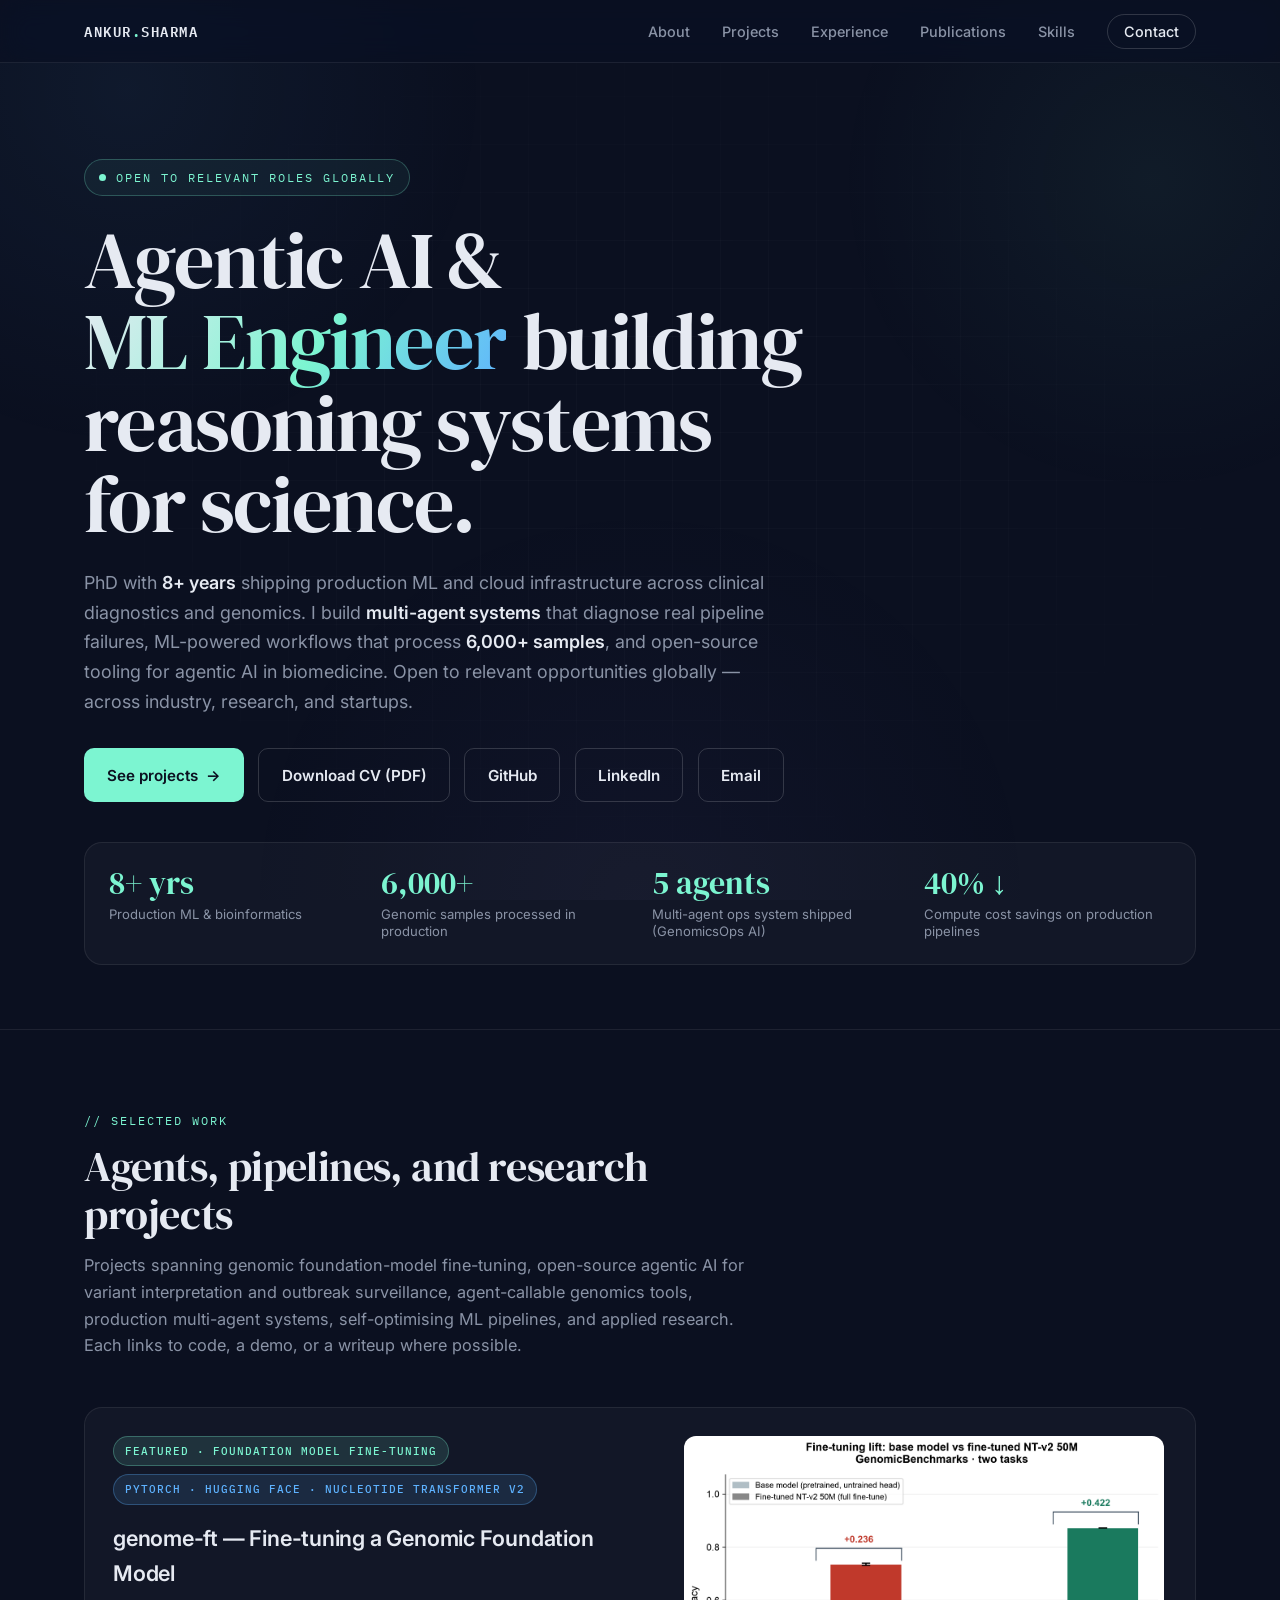
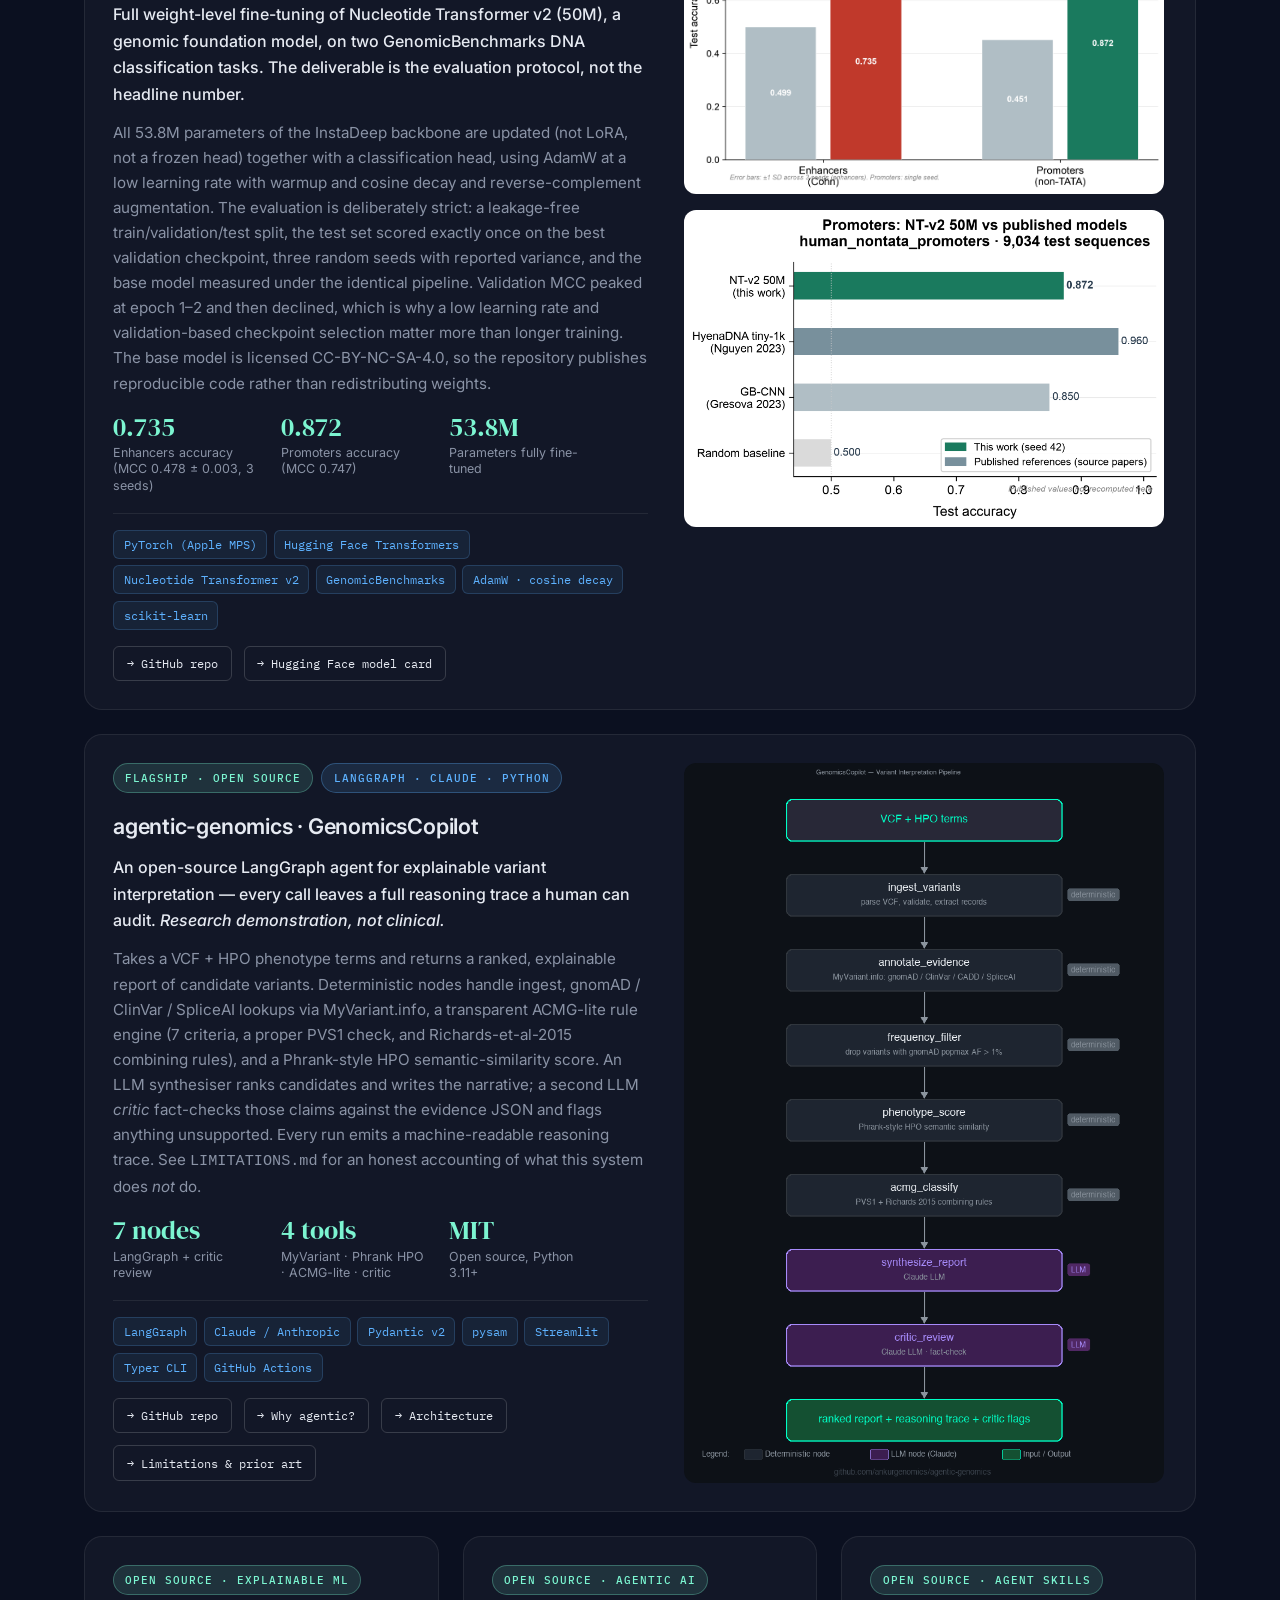
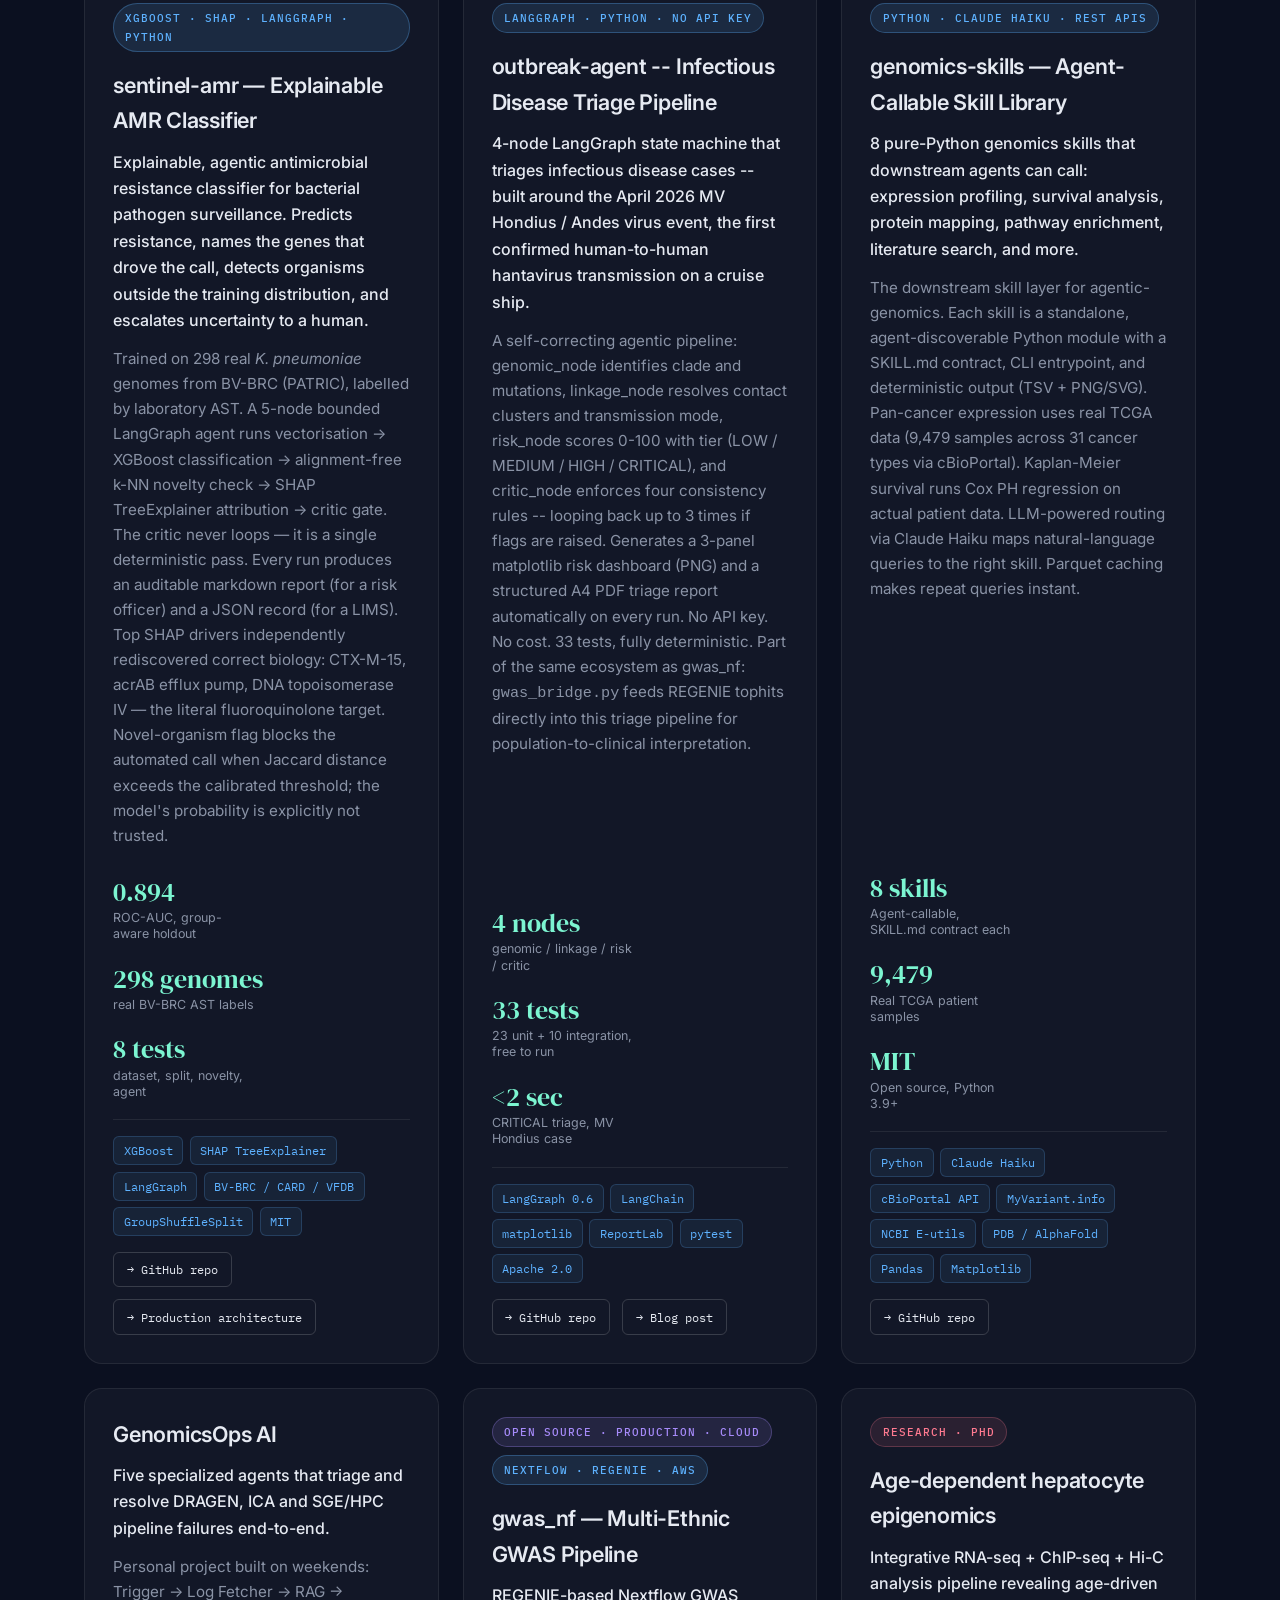
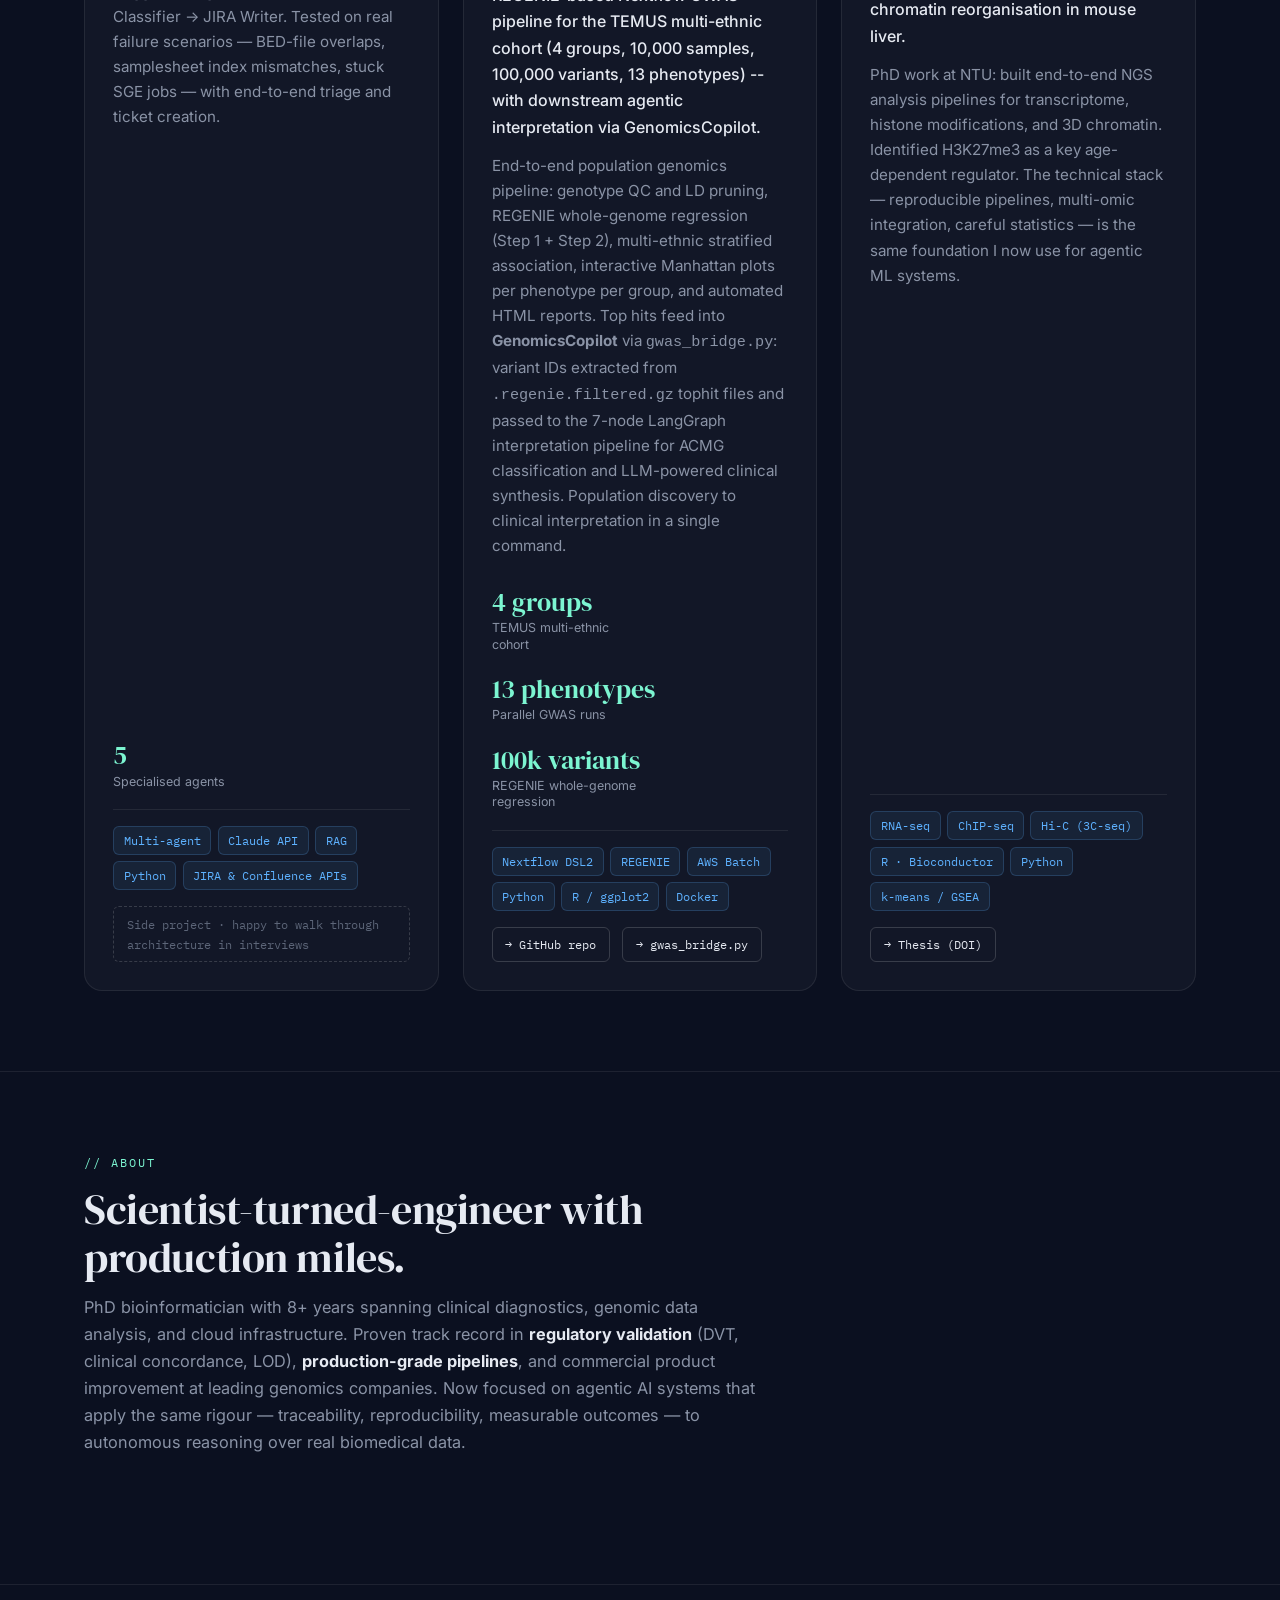
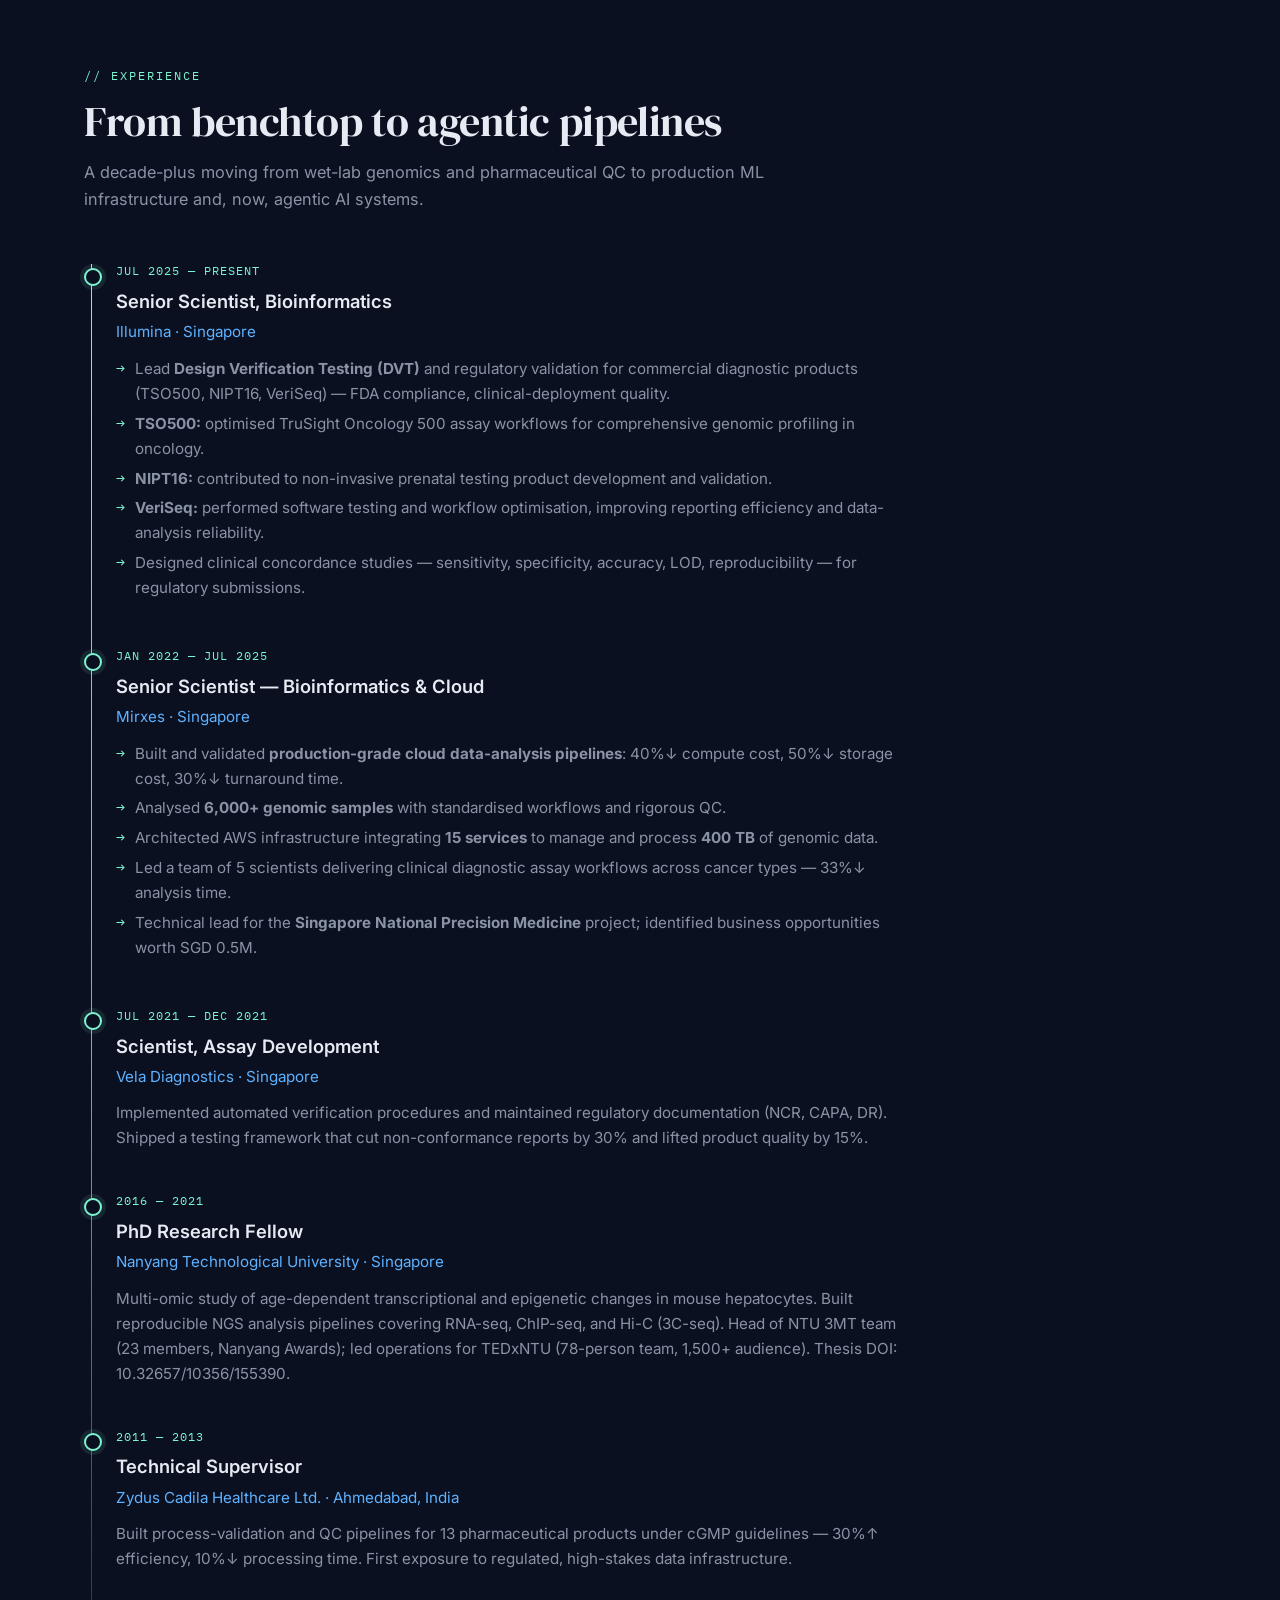
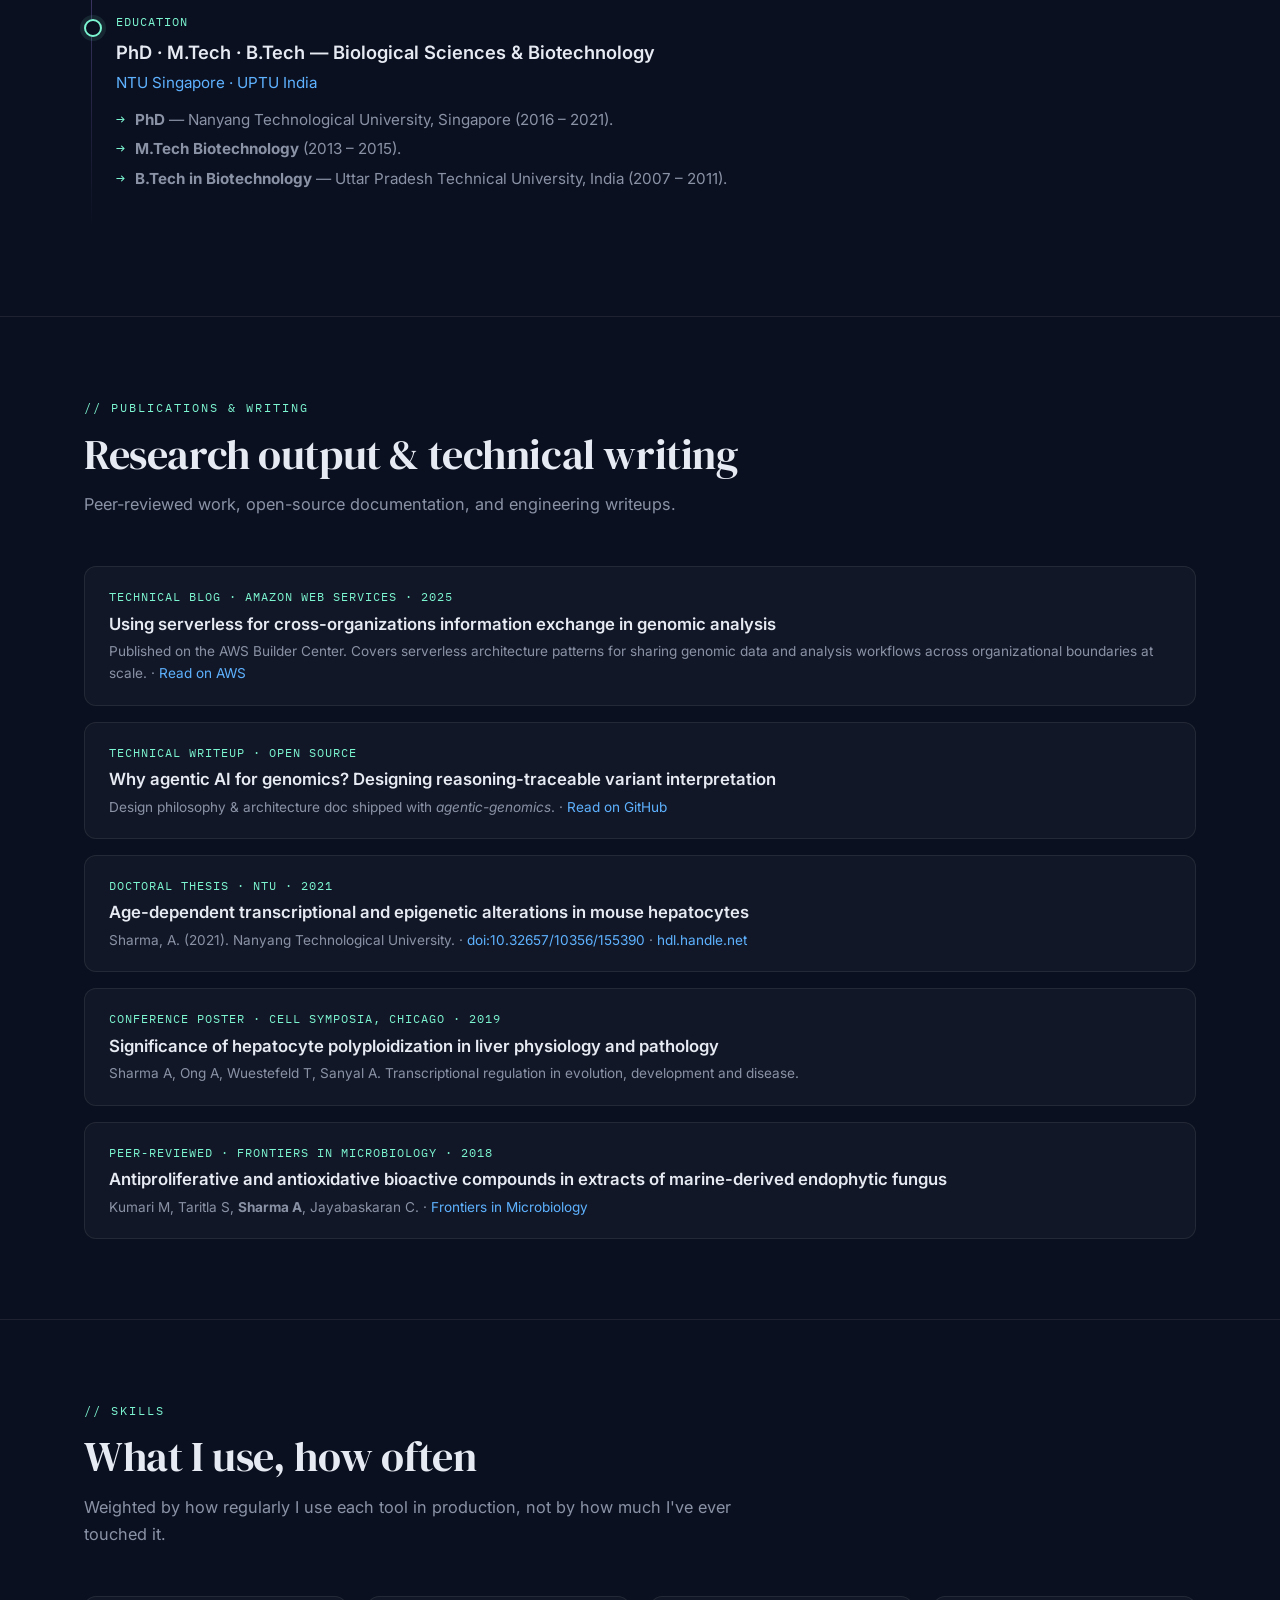
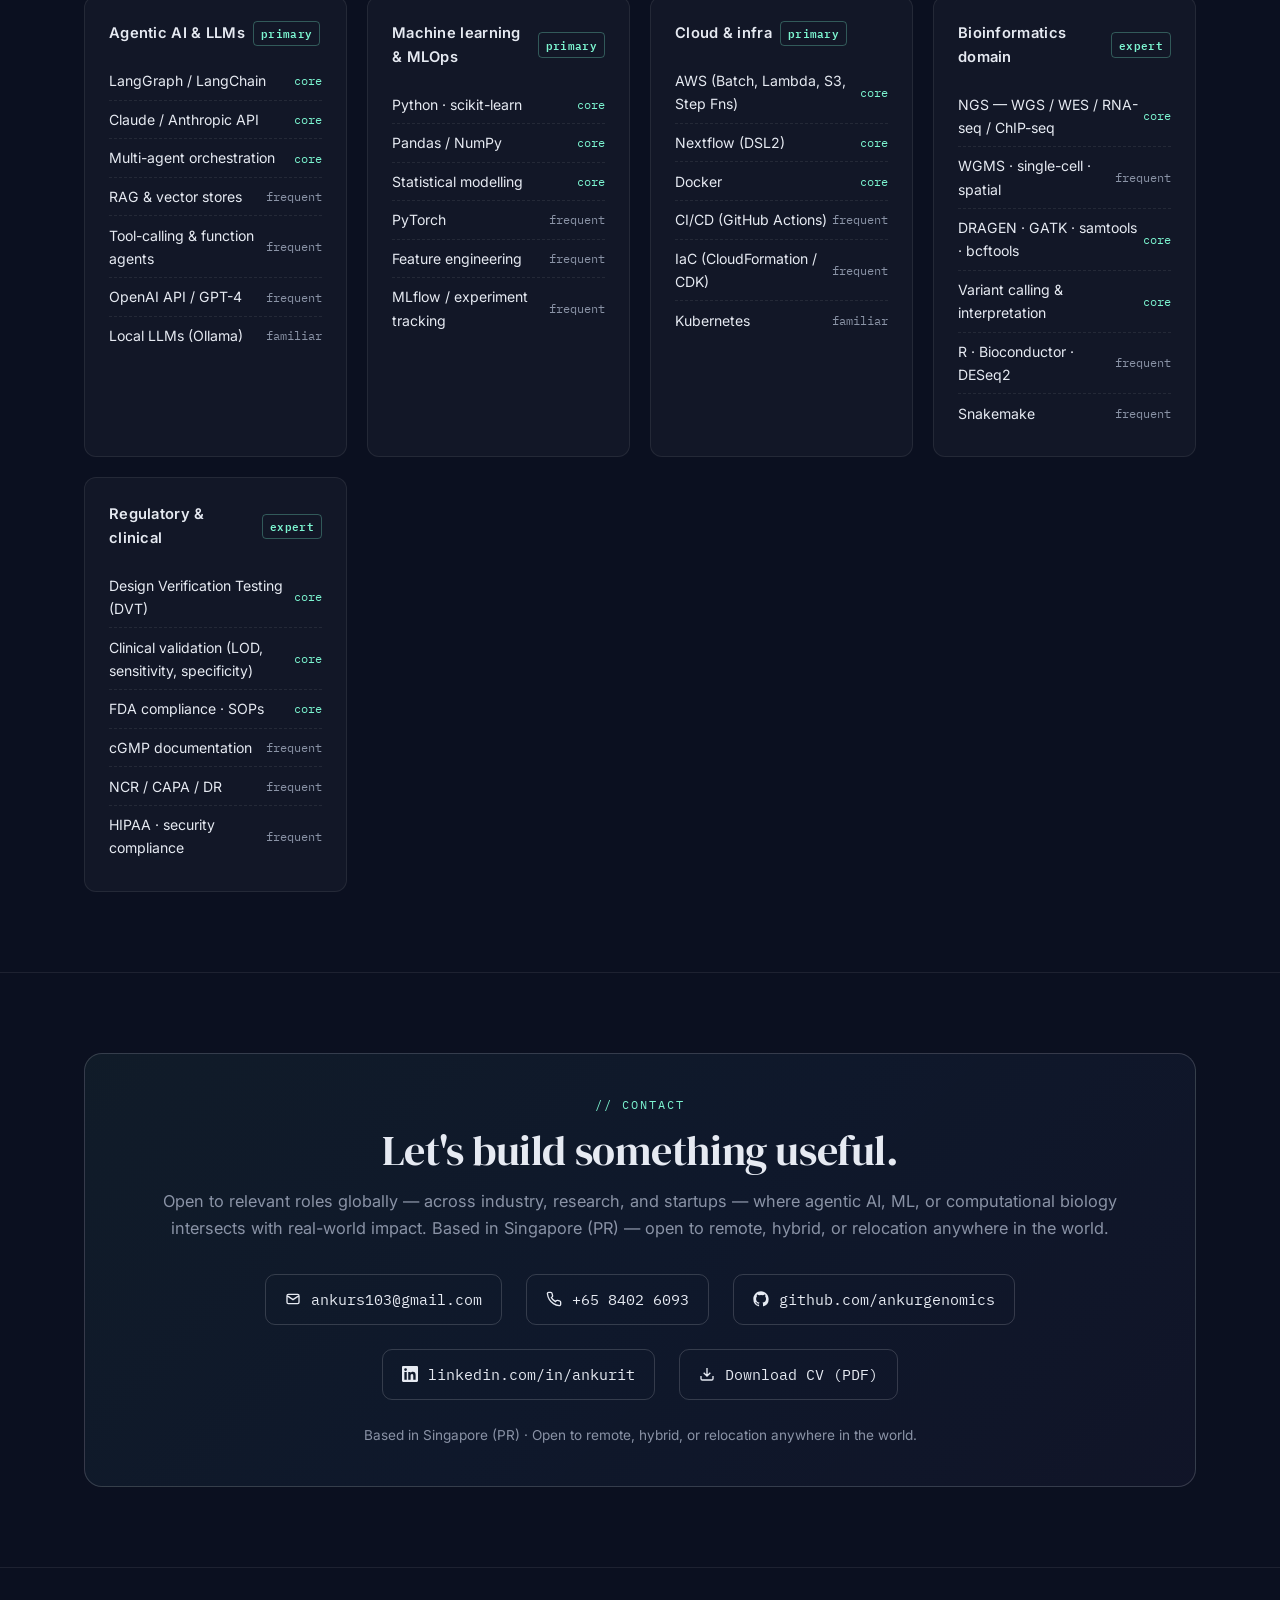
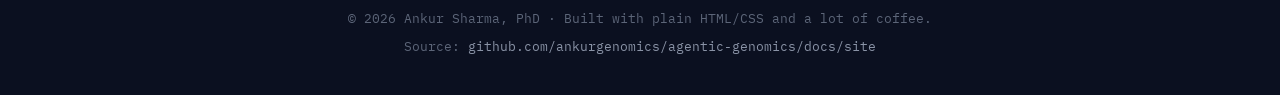
<file: docs/site/index.html>
<!DOCTYPE html>
<html lang="en">
<head>
    <meta charset="UTF-8">
    <meta name="viewport" content="width=device-width, initial-scale=1.0">
    <title>Agentic AI & ML Engineer — Ankur Sharma, PhD</title>

    <meta name="description" content="Agentic AI & ML Engineer building reasoning systems for science. PhD, 8+ years production ML and bioinformatics. Multi-agent systems, LangGraph, clinical genomics. Open to relevant roles globally.">
    <meta name="author" content="Ankur Sharma">
    <meta name="keywords" content="Machine Learning Engineer, Agentic AI, LLM Engineer, Research Engineer, LangGraph, Multi-Agent Systems, Genomics, Bioinformatics, AWS, Python, Singapore, Variant Interpretation, Clinical Genomics">
    <link rel="canonical" href="https://ankurgenomics.github.io/agentic-genomics/">
    <link rel="alternate" type="text/plain" href="https://ankurgenomics.github.io/agentic-genomics/llms.txt" title="LLM-readable site summary">

    <meta property="og:type" content="website">
    <meta property="og:title" content="Ankur Sharma, PhD — Agentic AI · ML · Computational Biology">
    <meta property="og:description" content="8+ years production ML · Multi-agent systems · Open-source agentic genomics tools · PhD · Singapore · Open to relevant roles globally">
    <meta property="og:url" content="https://ankurgenomics.github.io/agentic-genomics/">
    <meta property="og:image" content="https://ankurgenomics.github.io/agentic-genomics/assets/og-image.png">
    <meta property="og:image:width" content="1200">
    <meta property="og:image:height" content="630">
    <meta property="og:image:alt" content="Ankur Sharma — Agentic AI · ML · Computational Biology — 8+ years, 6000+ samples, 5 AI agents, 67% faster resolution">
    <meta property="og:site_name" content="Ankur Sharma Portfolio">
    <meta property="og:locale" content="en_US">
    <meta name="twitter:card" content="summary_large_image">
    <meta name="twitter:title" content="Ankur Sharma, PhD — Agentic AI · ML · Computational Biology">
    <meta name="twitter:description" content="Building reasoning-traceable AI systems for genomics. Open-source LangGraph agent + 8 agent-callable skills. Open to relevant roles globally.">
    <meta name="twitter:image" content="https://ankurgenomics.github.io/agentic-genomics/assets/og-image.png">
    <meta name="twitter:image:alt" content="Ankur Sharma — Agentic AI · ML · Computational Biology portfolio">

    <link rel="icon" href="data:image/svg+xml,%3Csvg xmlns='http://www.w3.org/2000/svg' viewBox='0 0 64 64'%3E%3Ctext y='54' font-size='56'%3E%F0%9F%A7%AC%3C/text%3E%3C/svg%3E">

    <link rel="preconnect" href="https://fonts.googleapis.com">
    <link rel="preconnect" href="https://fonts.gstatic.com" crossorigin>
    <link href="https://fonts.googleapis.com/css2?family=DM+Serif+Display:ital@0;1&family=IBM+Plex+Mono:wght@400;500;600&family=Inter:wght@300;400;500;600;700&display=swap" rel="stylesheet">
    <link rel="stylesheet" href="styles.css">

    <script type="application/ld+json">
    [
      {
        "@context": "https://schema.org",
        "@type": "ProfilePage",
        "mainEntity": {
          "@type": "Person",
          "@id": "https://ankurgenomics.github.io/agentic-genomics/#person",
          "name": "Ankur Sharma",
          "honorificSuffix": "PhD",
          "jobTitle": "Agentic AI & ML Engineer",
          "url": "https://ankurgenomics.github.io/agentic-genomics/",
          "image": "https://ankurgenomics.github.io/agentic-genomics/assets/og-image.png",
          "email": "mailto:ankurs103@gmail.com",
          "sameAs": [
            "https://www.linkedin.com/in/ankurit/",
            "https://github.com/ankurgenomics",
            "https://doi.org/10.32657/10356/155390"
          ],
          "knowsAbout": [
            "Machine Learning", "Agentic AI", "Multi-Agent Systems", "LangGraph",
            "LLM Agents", "RAG", "Clinical Genomics", "Bioinformatics",
            "Variant Interpretation", "ACMG Classification", "Cloud Infrastructure",
            "AWS", "Python", "Nextflow", "Docker", "Regulatory Validation"
          ],
          "description": "Agentic AI & ML Engineer with a PhD and 8+ years building production multi-agent systems and reasoning-traceable AI for genomics and biomedicine. Based in Singapore. Open to relevant roles globally.",
          "address": {
            "@type": "PostalAddress",
            "addressCountry": "SG",
            "addressLocality": "Singapore"
          },
          "alumniOf": {
            "@type": "EducationalOrganization",
            "name": "Nanyang Technological University",
            "url": "https://www.ntu.edu.sg"
          },
          "hasOccupation": {
            "@type": "Occupation",
            "name": "ML & Agentic AI Engineer",
            "occupationalCategory": "15-2051.00",
            "skills": "LangGraph, Claude API, Multi-Agent Systems, RAG, Python, PyTorch, AWS, Nextflow, Clinical Genomics, DRAGEN, GATK"
          },
          "seeks": {
            "@type": "Demand",
            "name": "Relevant roles globally across industry, research, and startups in agentic AI, ML, or computational biology"
          }
        }
      },
      {
        "@context": "https://schema.org",
        "@type": "SoftwareSourceCode",
        "name": "agentic-genomics (GenomicsCopilot)",
        "description": "Open-source LangGraph agent for reasoning-traceable variant interpretation. 7 deterministic nodes including VCF ingest, gnomAD/ClinVar annotation, ACMG-lite classification with PVS1 and Richards 2015 combining rules, Phrank HPO scoring, LLM synthesis, and critic fact-checking. Every run produces a machine-readable reasoning trace.",
        "url": "https://github.com/ankurgenomics/agentic-genomics",
        "codeRepository": "https://github.com/ankurgenomics/agentic-genomics",
        "programmingLanguage": "Python",
        "license": "https://opensource.org/licenses/MIT",
        "author": {"@id": "https://ankurgenomics.github.io/agentic-genomics/#person"},
        "runtimePlatform": "Python 3.11+",
        "keywords": ["LangGraph", "variant interpretation", "ACMG", "genomics AI", "multi-agent", "Claude API", "reasoning trace", "open source"]
      },
      {
        "@context": "https://schema.org",
        "@type": "SoftwareSourceCode",
        "name": "genomics-skills (Agent-Callable Skill Library)",
        "description": "8 pure-Python agent-callable genomics skills: TCGA pan-cancer expression (9,479 real samples), Kaplan-Meier survival, GO/KEGG enrichment, PubMed search, protein variant mapping, 3D structure viewing, volcano plots. Each skill has a SKILL.md contract, CLI entrypoint, and deterministic TSV+PNG output. LLM routing via Claude Haiku.",
        "url": "https://github.com/ankurgenomics/genomics-skills",
        "codeRepository": "https://github.com/ankurgenomics/genomics-skills",
        "programmingLanguage": "Python",
        "license": "https://opensource.org/licenses/MIT",
        "author": {"@id": "https://ankurgenomics.github.io/agentic-genomics/#person"},
        "runtimePlatform": "Python 3.9+",
        "keywords": ["genomics skills", "TCGA", "survival analysis", "agent tools", "Claude Haiku", "cBioPortal", "bioinformatics"]
      },
      {
        "@context": "https://schema.org",
        "@type": "SoftwareSourceCode",
        "name": "genome-ft (Genomic Foundation Model Fine-tuning)",
        "description": "Full weight-level fine-tuning of Nucleotide Transformer v2 (50M), a genomic foundation model, on two GenomicBenchmarks DNA classification tasks. All 53.8M parameters updated with a leakage-free train/validation/test split, multi-seed evaluation with reported variance, and the base model measured under the identical pipeline. Enhancers accuracy 0.735 (MCC 0.478 ± 0.003), promoters accuracy 0.872 (MCC 0.747).",
        "url": "https://github.com/ankurgenomics/genome-ft",
        "codeRepository": "https://github.com/ankurgenomics/genome-ft",
        "programmingLanguage": "Python",
        "license": "https://opensource.org/licenses/MIT",
        "author": {"@id": "https://ankurgenomics.github.io/agentic-genomics/#person"},
        "runtimePlatform": "Python 3.10+",
        "keywords": ["genomic foundation model", "Nucleotide Transformer", "fine-tuning", "DNA language model", "GenomicBenchmarks", "PyTorch", "Hugging Face", "deep learning", "bioinformatics"]
      },
      {
        "@context": "https://schema.org",
        "@type": "WebPage",
        "name": "Ankur Sharma, PhD — Agentic AI · ML · Computational Biology Portfolio",
        "url": "https://ankurgenomics.github.io/agentic-genomics/",
        "description": "Portfolio of Ankur Sharma, an Agentic AI & ML Engineer specialising in multi-agent systems, reasoning-traceable AI, and clinical genomics. PhD, 8+ years production experience, Singapore. Open to relevant roles globally.",
        "inLanguage": "en",
        "isPartOf": {
          "@type": "WebSite",
          "url": "https://ankurgenomics.github.io/agentic-genomics/",
          "name": "Ankur Sharma Portfolio"
        },
        "about": {"@id": "https://ankurgenomics.github.io/agentic-genomics/#person"},
        "mainEntity": {"@id": "https://ankurgenomics.github.io/agentic-genomics/#person"}
      }
    ]
    </script>
</head>
<body>
    <header class="header">
        <div class="container header-content">
            <a href="#top" class="logo">ANKUR<span class="dot">.</span>SHARMA</a>
            <nav aria-label="Main navigation">
                <ul>
                    <li><a href="#about">About</a></li>
                    <li><a href="#projects">Projects</a></li>
                    <li><a href="#experience">Experience</a></li>
                    <li><a href="#publications">Publications</a></li>
                    <li><a href="#skills">Skills</a></li>
                    <li class="nav-cta"><a href="#contact" class="cta">Contact</a></li>
                </ul>
            </nav>
        </div>
    </header>

    <main>
    <section class="hero" id="top">
        <div class="container">
            <div class="eyebrow"><span class="pulse"></span> Open to relevant roles globally</div>
            <h1 class="hero-title">Agentic AI &amp; <span class="grad">ML&nbsp;Engineer</span> building reasoning systems for science.</h1>
            <p class="hero-desc">
                PhD with <strong>8+ years</strong> shipping production ML and cloud infrastructure across clinical diagnostics and genomics.
                I build <strong>multi-agent systems</strong> that diagnose real pipeline failures, ML-powered workflows that process
                <strong>6,000+ samples</strong>, and open-source tooling for agentic AI in biomedicine.
                Open to relevant opportunities globally — across industry, research, and startups.
            </p>
            <div class="cta-row">
                <a href="#projects" class="btn btn-primary">See projects <span class="arrow">→</span></a>
                <a href="assets/Ankur_Sharma_Resume_2026.pdf" class="btn btn-ghost" download>Download CV (PDF)</a>
                <a href="https://github.com/ankurgenomics" target="_blank" rel="noopener" class="btn btn-ghost">GitHub</a>
                <a href="https://www.linkedin.com/in/ankurit/" target="_blank" rel="noopener" class="btn btn-ghost">LinkedIn</a>
                <a href="mailto:ankurs103@gmail.com" class="btn btn-ghost">Email</a>
            </div>

            <div class="proof-bar">
                <div class="proof-stat">
                    <div class="num">8+ yrs</div>
                    <div class="label">Production ML &amp; bioinformatics</div>
                </div>
                <div class="proof-stat">
                    <div class="num">6,000+</div>
                    <div class="label">Genomic samples processed in production</div>
                </div>
                <div class="proof-stat">
                    <div class="num">5 agents</div>
                    <div class="label">Multi-agent ops system shipped (GenomicsOps AI)</div>
                </div>
                <div class="proof-stat">
                    <div class="num">40% ↓</div>
                    <div class="label">Compute cost savings on production pipelines</div>
                </div>
            </div>
        </div>
    </section>

    <section class="section" id="projects">
        <div class="container">
            <div class="section-head">
                <div class="section-kicker">// Selected work</div>
                <h2 class="section-title">Agents, pipelines, and research projects</h2>
                <p class="section-sub">Projects spanning genomic foundation-model fine-tuning, open-source agentic AI for variant interpretation and outbreak surveillance, agent-callable genomics tools, production multi-agent systems, self-optimising ML pipelines, and applied research. Each links to code, a demo, or a writeup where possible.</p>
            </div>

            <div class="projects-grid">
                <article class="project featured reveal">
                    <div>
                        <div class="badges">
                            <span class="badge badge-featured">Featured · Foundation model fine-tuning</span>
                            <span class="badge badge-oss">PyTorch · Hugging Face · Nucleotide Transformer v2</span>
                        </div>
                        <h3>genome-ft — Fine-tuning a Genomic Foundation Model</h3>
                        <p class="project-hook">Full weight-level fine-tuning of Nucleotide Transformer v2 (50M), a genomic foundation model, on two GenomicBenchmarks DNA classification tasks. The deliverable is the evaluation protocol, not the headline number.</p>
                        <p class="project-desc">
                            All 53.8M parameters of the InstaDeep backbone are updated (not LoRA, not a frozen head) together with a classification head, using AdamW at a low learning rate with warmup and cosine decay and reverse-complement augmentation. The evaluation is deliberately strict: a leakage-free train/validation/test split, the test set scored exactly once on the best validation checkpoint, three random seeds with reported variance, and the base model measured under the identical pipeline. Validation MCC peaked at epoch 1–2 and then declined, which is why a low learning rate and validation-based checkpoint selection matter more than longer training. The base model is licensed CC-BY-NC-SA-4.0, so the repository publishes reproducible code rather than redistributing weights.
                        </p>
                        <div class="metric-row">
                            <div class="metric"><div class="val">0.735</div><div class="lbl">Enhancers accuracy (MCC 0.478 ± 0.003, 3 seeds)</div></div>
                            <div class="metric"><div class="val">0.872</div><div class="lbl">Promoters accuracy (MCC 0.747)</div></div>
                            <div class="metric"><div class="val">53.8M</div><div class="lbl">Parameters fully fine-tuned</div></div>
                        </div>
                        <div class="tech">
                            <span class="tag">PyTorch (Apple MPS)</span>
                            <span class="tag">Hugging Face Transformers</span>
                            <span class="tag">Nucleotide Transformer v2</span>
                            <span class="tag">GenomicBenchmarks</span>
                            <span class="tag">AdamW · cosine decay</span>
                            <span class="tag">scikit-learn</span>
                        </div>
                        <div class="project-links">
                            <a class="project-link" href="https://github.com/ankurgenomics/genome-ft" target="_blank" rel="noopener">→ GitHub repo</a>
                            <a class="project-link" href="https://huggingface.co/ankur0050/nucleotide-transformer-v2-50m-genomicbenchmarks-ft" target="_blank" rel="noopener">→ Hugging Face model card</a>
                        </div>
                    </div>
                    <div>
                        <img src="assets/genome-ft-fig06-base-vs-finetuned.png"
                             alt="Fine-tuning lift: base NT-v2 50M (untrained head) vs fine-tuned NT-v2 50M on GenomicBenchmarks. Enhancers: 0.499 → 0.735 (+0.236). Promoters: 0.451 → 0.872 (+0.422)."
                             loading="lazy"
                             style="width: 100%; max-width: 480px; border-radius: 12px; margin: 0 auto; display: block;">
                        <img src="assets/genome-ft-fig04-pro-vs-sota.png"
                             alt="Promoters: NT-v2 50M (this work, 0.872) vs published models — GB-CNN (0.85), HyenaDNA tiny-1k (0.96). 9,034 test sequences."
                             loading="lazy"
                             style="width: 100%; max-width: 480px; border-radius: 12px; margin: 1rem auto 0; display: block;">
                    </div>
                </article>

                <article class="project featured reveal">
                    <div>
                        <div class="badges">
                            <span class="badge badge-featured">Flagship · Open source</span>
                            <span class="badge badge-oss">LangGraph · Claude · Python</span>
                        </div>
                        <h3>agentic-genomics · GenomicsCopilot</h3>
                        <p class="project-hook">An open-source LangGraph agent for explainable variant interpretation — every call leaves a full reasoning trace a human can audit. <em>Research demonstration, not clinical.</em></p>
                        <p class="project-desc">
                            Takes a VCF + HPO phenotype terms and returns a ranked, explainable report of candidate variants. Deterministic nodes handle ingest, gnomAD / ClinVar / SpliceAI lookups via MyVariant.info, a transparent ACMG-lite rule engine (7 criteria, a proper PVS1 check, and Richards-et-al-2015 combining rules), and a Phrank-style HPO semantic-similarity score. An LLM synthesiser ranks candidates and writes the narrative; a second LLM <em>critic</em> fact-checks those claims against the evidence JSON and flags anything unsupported. Every run emits a machine-readable reasoning trace. See <code>LIMITATIONS.md</code> for an honest accounting of what this system does <em>not</em> do.
                        </p>
                        <div class="metric-row">
                            <div class="metric"><div class="val">7 nodes</div><div class="lbl">LangGraph + critic review</div></div>
                            <div class="metric"><div class="val">4 tools</div><div class="lbl">MyVariant · Phrank HPO · ACMG-lite · critic</div></div>
                            <div class="metric"><div class="val">MIT</div><div class="lbl">Open source, Python 3.11+</div></div>
                        </div>
                        <div class="tech">
                            <span class="tag">LangGraph</span>
                            <span class="tag">Claude / Anthropic</span>
                            <span class="tag">Pydantic v2</span>
                            <span class="tag">pysam</span>
                            <span class="tag">Streamlit</span>
                            <span class="tag">Typer CLI</span>
                            <span class="tag">GitHub Actions</span>
                        </div>
                        <div class="project-links">
                            <a class="project-link" href="https://github.com/ankurgenomics/agentic-genomics" target="_blank" rel="noopener">→ GitHub repo</a>
                            <a class="project-link" href="https://github.com/ankurgenomics/agentic-genomics/blob/main/docs/why-agentic.md" target="_blank" rel="noopener">→ Why agentic?</a>
                            <a class="project-link" href="https://github.com/ankurgenomics/agentic-genomics/blob/main/docs/architecture.md" target="_blank" rel="noopener">→ Architecture</a>
                            <a class="project-link" href="https://github.com/ankurgenomics/agentic-genomics/blob/main/LIMITATIONS.md" target="_blank" rel="noopener">→ Limitations &amp; prior art</a>
                        </div>
                    </div>
                    <div>
                        <img src="assets/architecture-diagram.png"
                             alt="GenomicsCopilot pipeline: VCF + HPO → ingest_variants → annotate_evidence → frequency_filter → phenotype_score → acmg_classify → synthesize_report → critic_review → ranked report"
                             loading="lazy"
                             style="width: 100%; max-width: 480px; border-radius: 12px; margin: 0 auto; display: block;">
                    </div>
                </article>


                <article class="project reveal">
                    <div class="badges">
                        <span class="badge badge-featured">Open source · Explainable ML</span>
                        <span class="badge badge-oss">XGBoost · SHAP · LangGraph · Python</span>
                    </div>
                    <h3>sentinel-amr — Explainable AMR Classifier</h3>
                    <p class="project-hook">Explainable, agentic antimicrobial resistance classifier for bacterial pathogen surveillance. Predicts resistance, names the genes that drove the call, detects organisms outside the training distribution, and escalates uncertainty to a human.</p>
                    <p class="project-desc">
                        Trained on 298 real <em>K. pneumoniae</em> genomes from BV-BRC (PATRIC), labelled by laboratory AST. A 5-node bounded LangGraph agent runs vectorisation → XGBoost classification → alignment-free k-NN novelty check → SHAP TreeExplainer attribution → critic gate. The critic never loops — it is a single deterministic pass. Every run produces an auditable markdown report (for a risk officer) and a JSON record (for a LIMS). Top SHAP drivers independently rediscovered correct biology: CTX-M-15, acrAB efflux pump, DNA topoisomerase IV — the literal fluoroquinolone target. Novel-organism flag blocks the automated call when Jaccard distance exceeds the calibrated threshold; the model's probability is explicitly not trusted.
                    </p>
                    <div class="metric-row">
                        <div class="metric"><div class="val">0.894</div><div class="lbl">ROC-AUC, group-aware holdout</div></div>
                        <div class="metric"><div class="val">298 genomes</div><div class="lbl">real BV-BRC AST labels</div></div>
                        <div class="metric"><div class="val">8 tests</div><div class="lbl">dataset, split, novelty, agent</div></div>
                    </div>
                    <div class="tech">
                        <span class="tag">XGBoost</span>
                        <span class="tag">SHAP TreeExplainer</span>
                        <span class="tag">LangGraph</span>
                        <span class="tag">BV-BRC / CARD / VFDB</span>
                        <span class="tag">GroupShuffleSplit</span>
                        <span class="tag">MIT</span>
                    </div>
                    <div class="project-links">
                        <a class="project-link" href="https://github.com/ankurgenomics/sentinel-amr" target="_blank" rel="noopener">→ GitHub repo</a>
                        <a class="project-link" href="https://github.com/ankurgenomics/sentinel-amr/blob/main/SCALING.md" target="_blank" rel="noopener">→ Production architecture</a>
                    </div>
                </article>


                <article class="project reveal">
                    <div class="badges">
                        <span class="badge badge-featured">Open source · Agentic AI</span>
                        <span class="badge badge-oss">LangGraph · Python · No API key</span>
                    </div>
                    <h3>outbreak-agent -- Infectious Disease Triage Pipeline</h3>
                    <p class="project-hook">4-node LangGraph state machine that triages infectious disease cases -- built around the April 2026 MV Hondius / Andes virus event, the first confirmed human-to-human hantavirus transmission on a cruise ship.</p>
                    <p class="project-desc">
                        A self-correcting agentic pipeline: genomic_node identifies clade and mutations, linkage_node resolves contact clusters and transmission mode, risk_node scores 0-100 with tier (LOW / MEDIUM / HIGH / CRITICAL), and critic_node enforces four consistency rules -- looping back up to 3 times if flags are raised. Generates a 3-panel matplotlib risk dashboard (PNG) and a structured A4 PDF triage report automatically on every run. No API key. No cost. 33 tests, fully deterministic. Part of the same ecosystem as gwas_nf: <code>gwas_bridge.py</code> feeds REGENIE tophits directly into this triage pipeline for population-to-clinical interpretation.
                    </p>
                    <div class="metric-row">
                        <div class="metric"><div class="val">4 nodes</div><div class="lbl">genomic / linkage / risk / critic</div></div>
                        <div class="metric"><div class="val">33 tests</div><div class="lbl">23 unit + 10 integration, free to run</div></div>
                        <div class="metric"><div class="val">&lt;2 sec</div><div class="lbl">CRITICAL triage, MV Hondius case</div></div>
                    </div>
                    <div class="tech">
                        <span class="tag">LangGraph 0.6</span>
                        <span class="tag">LangChain</span>
                        <span class="tag">matplotlib</span>
                        <span class="tag">ReportLab</span>
                        <span class="tag">pytest</span>
                        <span class="tag">Apache 2.0</span>
                    </div>
                    <div class="project-links">
                        <a class="project-link" href="https://github.com/ankurgenomics/outbreak-agent" target="_blank" rel="noopener">→ GitHub repo</a>
                        <a class="project-link" href="https://ankurgenomics.github.io/2026/05/09/hantavirus-cruise-ship-agentic-ai.html" target="_blank" rel="noopener">→ Blog post</a>
                    </div>
                </article>

                <article class="project reveal">
                    <div class="badges">
                        <span class="badge badge-featured">Open source · Agent skills</span>
                        <span class="badge badge-oss">Python · Claude Haiku · REST APIs</span>
                    </div>
                    <h3>genomics-skills — Agent-Callable Skill Library</h3>
                    <p class="project-hook">8 pure-Python genomics skills that downstream agents can call: expression profiling, survival analysis, protein mapping, pathway enrichment, literature search, and more.</p>
                    <p class="project-desc">
                        The downstream skill layer for agentic-genomics. Each skill is a standalone, agent-discoverable Python module with a SKILL.md contract, CLI entrypoint, and deterministic output (TSV + PNG/SVG). Pan-cancer expression uses real TCGA data (9,479 samples across 31 cancer types via cBioPortal). Kaplan-Meier survival runs Cox PH regression on actual patient data. LLM-powered routing via Claude Haiku maps natural-language queries to the right skill. Parquet caching makes repeat queries instant.
                    </p>
                    <div class="metric-row">
                        <div class="metric"><div class="val">8 skills</div><div class="lbl">Agent-callable, SKILL.md contract each</div></div>
                        <div class="metric"><div class="val">9,479</div><div class="lbl">Real TCGA patient samples</div></div>
                        <div class="metric"><div class="val">MIT</div><div class="lbl">Open source, Python 3.9+</div></div>
                    </div>
                    <div class="tech">
                        <span class="tag">Python</span>
                        <span class="tag">Claude Haiku</span>
                        <span class="tag">cBioPortal API</span>
                        <span class="tag">MyVariant.info</span>
                        <span class="tag">NCBI E-utils</span>
                        <span class="tag">PDB / AlphaFold</span>
                        <span class="tag">Pandas</span>
                        <span class="tag">Matplotlib</span>
                    </div>
                    <div class="project-links">
                        <a class="project-link" href="https://github.com/ankurgenomics/genomics-skills" target="_blank" rel="noopener">→ GitHub repo</a>
                    </div>
                </article>

                <article class="project reveal">
                    <h3>GenomicsOps AI</h3>
                    <p class="project-hook">Five specialized agents that triage and resolve DRAGEN, ICA and SGE/HPC pipeline failures end-to-end.</p>
                    <p class="project-desc">
                        Personal project built on weekends: Trigger → Log Fetcher → RAG → Classifier → JIRA Writer. Tested on real failure scenarios — BED-file overlaps, samplesheet index mismatches, stuck SGE jobs — with end-to-end triage and ticket creation.
                    </p>
                    <div class="metric-row">
                        <div class="metric"><div class="val">5</div><div class="lbl">Specialised agents</div></div>
                    </div>
                    <div class="tech">
                        <span class="tag">Multi-agent</span>
                        <span class="tag">Claude API</span>
                        <span class="tag">RAG</span>
                        <span class="tag">Python</span>
                        <span class="tag">JIRA &amp; Confluence APIs</span>
                    </div>
                    <div class="project-links">
                        <span class="project-link disabled">Side project · happy to walk through architecture in interviews</span>
                    </div>
                </article>

                <article class="project reveal">
                    <div class="badges">
                        <span class="badge badge-prod">Open source · Production · Cloud</span>
                        <span class="badge badge-oss">Nextflow · REGENIE · AWS</span>
                    </div>
                    <h3>gwas_nf — Multi-Ethnic GWAS Pipeline</h3>
                    <p class="project-hook">REGENIE-based Nextflow GWAS pipeline for the TEMUS multi-ethnic cohort (4 groups, 10,000 samples, 100,000 variants, 13 phenotypes) -- with downstream agentic interpretation via GenomicsCopilot.</p>
                    <p class="project-desc">
                        End-to-end population genomics pipeline: genotype QC and LD pruning, REGENIE whole-genome regression (Step 1 + Step 2), multi-ethnic stratified association, interactive Manhattan plots per phenotype per group, and automated HTML reports. Top hits feed into <strong>GenomicsCopilot</strong> via <code>gwas_bridge.py</code>: variant IDs extracted from <code>.regenie.filtered.gz</code> tophit files and passed to the 7-node LangGraph interpretation pipeline for ACMG classification and LLM-powered clinical synthesis. Population discovery to clinical interpretation in a single command.
                    </p>
                    <div class="metric-row">
                        <div class="metric"><div class="val">4 groups</div><div class="lbl">TEMUS multi-ethnic cohort</div></div>
                        <div class="metric"><div class="val">13 phenotypes</div><div class="lbl">Parallel GWAS runs</div></div>
                        <div class="metric"><div class="val">100k variants</div><div class="lbl">REGENIE whole-genome regression</div></div>
                    </div>
                    <div class="tech">
                        <span class="tag">Nextflow DSL2</span>
                        <span class="tag">REGENIE</span>
                        <span class="tag">AWS Batch</span>
                        <span class="tag">Python</span>
                        <span class="tag">R / ggplot2</span>
                        <span class="tag">Docker</span>
                    </div>
                    <div class="project-links">
                        <a class="project-link" href="https://github.com/ankurgenomics/gwas_nf" target="_blank" rel="noopener">→ GitHub repo</a>
                        <a class="project-link" href="https://github.com/ankurgenomics/agentic-genomics/blob/main/gwas_bridge.py" target="_blank" rel="noopener">→ gwas_bridge.py</a>
                    </div>
                </article>

                <article class="project reveal">
                    <div class="badges">
                        <span class="badge badge-research">Research · PhD</span>
                    </div>
                    <h3>Age-dependent hepatocyte epigenomics</h3>
                    <p class="project-hook">Integrative RNA-seq + ChIP-seq + Hi-C analysis pipeline revealing age-driven chromatin reorganisation in mouse liver.</p>
                    <p class="project-desc">
                        PhD work at NTU: built end-to-end NGS analysis pipelines for transcriptome, histone modifications, and 3D chromatin. Identified H3K27me3 as a key age-dependent regulator. The technical stack — reproducible pipelines, multi-omic integration, careful statistics — is the same foundation I now use for agentic ML systems.
                    </p>
                    <div class="tech">
                        <span class="tag">RNA-seq</span>
                        <span class="tag">ChIP-seq</span>
                        <span class="tag">Hi-C (3C-seq)</span>
                        <span class="tag">R · Bioconductor</span>
                        <span class="tag">Python</span>
                        <span class="tag">k-means / GSEA</span>
                    </div>
                    <div class="project-links">
                        <a class="project-link" href="https://doi.org/10.32657/10356/155390" target="_blank" rel="noopener">→ Thesis (DOI)</a>
                    </div>
                </article>
            </div>
        </div>
    </section>

    <section class="section" id="about">
        <div class="container">
            <div class="section-head">
                <div class="section-kicker">// About</div>
                <h2 class="section-title">Scientist-turned-engineer with production miles.</h2>
                <p class="section-sub">
                    PhD bioinformatician with 8+ years spanning clinical diagnostics, genomic data analysis, and cloud infrastructure.
                    Proven track record in <strong style="color:var(--text);">regulatory validation</strong> (DVT, clinical concordance, LOD),
                    <strong style="color:var(--text);">production-grade pipelines</strong>, and commercial product improvement at leading genomics companies.
                    Now focused on agentic AI systems that apply the same rigour — traceability, reproducibility, measurable outcomes —
                    to autonomous reasoning over real biomedical data.
                </p>
            </div>
        </div>
    </section>

    <section class="section" id="experience">
        <div class="container">
            <div class="section-head">
                <div class="section-kicker">// Experience</div>
                <h2 class="section-title">From benchtop to agentic pipelines</h2>
                <p class="section-sub">A decade-plus moving from wet-lab genomics and pharmaceutical QC to production ML infrastructure and, now, agentic AI systems.</p>
            </div>

            <div class="timeline">
                <div class="tl-item reveal">
                    <div class="tl-date">Jul 2025 — Present</div>
                    <div class="tl-role">Senior Scientist, Bioinformatics</div>
                    <div class="tl-org">Illumina · Singapore</div>
                    <div class="tl-body">
                        <ul>
                            <li>Lead <strong>Design Verification Testing (DVT)</strong> and regulatory validation for commercial diagnostic products (TSO500, NIPT16, VeriSeq) — FDA compliance, clinical-deployment quality.</li>
                            <li><strong>TSO500:</strong> optimised TruSight Oncology 500 assay workflows for comprehensive genomic profiling in oncology.</li>
                            <li><strong>NIPT16:</strong> contributed to non-invasive prenatal testing product development and validation.</li>
                            <li><strong>VeriSeq:</strong> performed software testing and workflow optimisation, improving reporting efficiency and data-analysis reliability.</li>
                            <li>Designed clinical concordance studies — sensitivity, specificity, accuracy, LOD, reproducibility — for regulatory submissions.</li>
                        </ul>
                    </div>
                </div>

                <div class="tl-item reveal">
                    <div class="tl-date">Jan 2022 — Jul 2025</div>
                    <div class="tl-role">Senior Scientist — Bioinformatics &amp; Cloud</div>
                    <div class="tl-org">Mirxes · Singapore</div>
                    <div class="tl-body">
                        <ul>
                            <li>Built and validated <strong>production-grade cloud data-analysis pipelines</strong>: 40%↓ compute cost, 50%↓ storage cost, 30%↓ turnaround time.</li>
                            <li>Analysed <strong>6,000+ genomic samples</strong> with standardised workflows and rigorous QC.</li>
                            <li>Architected AWS infrastructure integrating <strong>15 services</strong> to manage and process <strong>400 TB</strong> of genomic data.</li>
                            <li>Led a team of 5 scientists delivering clinical diagnostic assay workflows across cancer types — 33%↓ analysis time.</li>
                            <li>Technical lead for the <strong>Singapore National Precision Medicine</strong> project; identified business opportunities worth SGD 0.5M.</li>
                        </ul>
                    </div>
                </div>

                <div class="tl-item reveal">
                    <div class="tl-date">Jul 2021 — Dec 2021</div>
                    <div class="tl-role">Scientist, Assay Development</div>
                    <div class="tl-org">Vela Diagnostics · Singapore</div>
                    <div class="tl-body">
                        Implemented automated verification procedures and maintained regulatory documentation (NCR, CAPA, DR). Shipped a testing framework that cut non-conformance reports by 30% and lifted product quality by 15%.
                    </div>
                </div>

                <div class="tl-item reveal">
                    <div class="tl-date">2016 — 2021</div>
                    <div class="tl-role">PhD Research Fellow</div>
                    <div class="tl-org">Nanyang Technological University · Singapore</div>
                    <div class="tl-body">
                        Multi-omic study of age-dependent transcriptional and epigenetic changes in mouse hepatocytes. Built reproducible NGS analysis pipelines covering RNA-seq, ChIP-seq, and Hi-C (3C-seq).
                        Head of NTU 3MT team (23 members, Nanyang Awards); led operations for TEDxNTU (78-person team, 1,500+ audience).
                        Thesis DOI: <a href="https://doi.org/10.32657/10356/155390" target="_blank" rel="noopener">10.32657/10356/155390</a>.
                    </div>
                </div>

                <div class="tl-item reveal">
                    <div class="tl-date">2011 — 2013</div>
                    <div class="tl-role">Technical Supervisor</div>
                    <div class="tl-org">Zydus Cadila Healthcare Ltd. · Ahmedabad, India</div>
                    <div class="tl-body">
                        Built process-validation and QC pipelines for 13 pharmaceutical products under cGMP guidelines — 30%↑ efficiency, 10%↓ processing time. First exposure to regulated, high-stakes data infrastructure.
                    </div>
                </div>

                <div class="tl-item reveal">
                    <div class="tl-date">Education</div>
                    <div class="tl-role">PhD · M.Tech · B.Tech — Biological Sciences &amp; Biotechnology</div>
                    <div class="tl-org">NTU Singapore · UPTU India</div>
                    <div class="tl-body">
                        <ul>
                            <li><strong>PhD</strong> — Nanyang Technological University, Singapore (2016 – 2021).</li>
                            <li><strong>M.Tech Biotechnology</strong> (2013 – 2015).</li>
                            <li><strong>B.Tech in Biotechnology</strong> — Uttar Pradesh Technical University, India (2007 – 2011).</li>
                        </ul>
                    </div>
                </div>
            </div>
        </div>
    </section>

    <section class="section" id="publications">
        <div class="container">
            <div class="section-head">
                <div class="section-kicker">// Publications &amp; writing</div>
                <h2 class="section-title">Research output &amp; technical writing</h2>
                <p class="section-sub">Peer-reviewed work, open-source documentation, and engineering writeups.</p>
            </div>

            <div class="pub-list">
                <div class="pub reveal">
                    <div class="pub-type">Technical blog · Amazon Web Services · 2025</div>
                    <div class="pub-title">Using serverless for cross-organizations information exchange in genomic analysis</div>
                    <div class="pub-meta">
                        Published on the AWS Builder Center. Covers serverless architecture patterns for sharing genomic data and analysis workflows across organizational boundaries at scale. ·
                        <a href="https://builder.aws.com/content/2yRrRdqamrcHxXj2oF1nJgtXoTU/using-serverless-for-cross-organizations-information-exchange-in-genomic-analysis" target="_blank" rel="noopener">Read on AWS</a>
                    </div>
                </div>

                <div class="pub reveal">
                    <div class="pub-type">Technical writeup · Open source</div>
                    <div class="pub-title">Why agentic AI for genomics? Designing reasoning-traceable variant interpretation</div>
                    <div class="pub-meta">
                        Design philosophy &amp; architecture doc shipped with <em>agentic-genomics</em>. ·
                        <a href="https://github.com/ankurgenomics/agentic-genomics/blob/main/docs/why-agentic.md" target="_blank" rel="noopener">Read on GitHub</a>
                    </div>
                </div>

                <div class="pub reveal">
                    <div class="pub-type">Doctoral thesis · NTU · 2021</div>
                    <div class="pub-title">Age-dependent transcriptional and epigenetic alterations in mouse hepatocytes</div>
                    <div class="pub-meta">
                        Sharma, A. (2021). Nanyang Technological University. ·
                        <a href="https://doi.org/10.32657/10356/155390" target="_blank" rel="noopener">doi:10.32657/10356/155390</a> ·
                        <a href="https://hdl.handle.net/10356/155390" target="_blank" rel="noopener">hdl.handle.net</a>
                    </div>
                </div>

                <div class="pub reveal">
                    <div class="pub-type">Conference poster · Cell Symposia, Chicago · 2019</div>
                    <div class="pub-title">Significance of hepatocyte polyploidization in liver physiology and pathology</div>
                    <div class="pub-meta">
                        Sharma A, Ong A, Wuestefeld T, Sanyal A. Transcriptional regulation in evolution, development and disease.
                    </div>
                </div>

                <div class="pub reveal">
                    <div class="pub-type">Peer-reviewed · Frontiers in Microbiology · 2018</div>
                    <div class="pub-title">Antiproliferative and antioxidative bioactive compounds in extracts of marine-derived endophytic fungus</div>
                    <div class="pub-meta">
                        Kumari M, Taritla S, <strong>Sharma A</strong>, Jayabaskaran C. ·
                        <a href="https://www.frontiersin.org/journals/microbiology" target="_blank" rel="noopener">Frontiers in Microbiology</a>
                    </div>
                </div>
            </div>
        </div>
    </section>

    <section class="section" id="skills">
        <div class="container">
            <div class="section-head">
                <div class="section-kicker">// Skills</div>
                <h2 class="section-title">What I use, how often</h2>
                <p class="section-sub">Weighted by how regularly I use each tool in production, not by how much I've ever touched it.</p>
            </div>

            <div class="skills-grid">
                <div class="skill-card reveal">
                    <h4>Agentic AI &amp; LLMs <span class="kbd">primary</span></h4>
                    <div class="skill-row"><span class="name">LangGraph / LangChain</span><span class="lvl core">core</span></div>
                    <div class="skill-row"><span class="name">Claude / Anthropic API</span><span class="lvl core">core</span></div>
                    <div class="skill-row"><span class="name">Multi-agent orchestration</span><span class="lvl core">core</span></div>
                    <div class="skill-row"><span class="name">RAG &amp; vector stores</span><span class="lvl">frequent</span></div>
                    <div class="skill-row"><span class="name">Tool-calling &amp; function agents</span><span class="lvl">frequent</span></div>
                    <div class="skill-row"><span class="name">OpenAI API / GPT-4</span><span class="lvl">frequent</span></div>
                    <div class="skill-row"><span class="name">Local LLMs (Ollama)</span><span class="lvl">familiar</span></div>
                </div>

                <div class="skill-card reveal">
                    <h4>Machine learning &amp; MLOps <span class="kbd">primary</span></h4>
                    <div class="skill-row"><span class="name">Python · scikit-learn</span><span class="lvl core">core</span></div>
                    <div class="skill-row"><span class="name">Pandas / NumPy</span><span class="lvl core">core</span></div>
                    <div class="skill-row"><span class="name">Statistical modelling</span><span class="lvl core">core</span></div>
                    <div class="skill-row"><span class="name">PyTorch</span><span class="lvl">frequent</span></div>
                    <div class="skill-row"><span class="name">Feature engineering</span><span class="lvl">frequent</span></div>
                    <div class="skill-row"><span class="name">MLflow / experiment tracking</span><span class="lvl">frequent</span></div>
                </div>

                <div class="skill-card reveal">
                    <h4>Cloud &amp; infra <span class="kbd">primary</span></h4>
                    <div class="skill-row"><span class="name">AWS (Batch, Lambda, S3, Step Fns)</span><span class="lvl core">core</span></div>
                    <div class="skill-row"><span class="name">Nextflow (DSL2)</span><span class="lvl core">core</span></div>
                    <div class="skill-row"><span class="name">Docker</span><span class="lvl core">core</span></div>
                    <div class="skill-row"><span class="name">CI/CD (GitHub Actions)</span><span class="lvl">frequent</span></div>
                    <div class="skill-row"><span class="name">IaC (CloudFormation / CDK)</span><span class="lvl">frequent</span></div>
                    <div class="skill-row"><span class="name">Kubernetes</span><span class="lvl">familiar</span></div>
                </div>

                <div class="skill-card reveal">
                    <h4>Bioinformatics domain <span class="kbd">expert</span></h4>
                    <div class="skill-row"><span class="name">NGS — WGS / WES / RNA-seq / ChIP-seq</span><span class="lvl core">core</span></div>
                    <div class="skill-row"><span class="name">WGMS · single-cell · spatial</span><span class="lvl">frequent</span></div>
                    <div class="skill-row"><span class="name">DRAGEN · GATK · samtools · bcftools</span><span class="lvl core">core</span></div>
                    <div class="skill-row"><span class="name">Variant calling &amp; interpretation</span><span class="lvl core">core</span></div>
                    <div class="skill-row"><span class="name">R · Bioconductor · DESeq2</span><span class="lvl">frequent</span></div>
                    <div class="skill-row"><span class="name">Snakemake</span><span class="lvl">frequent</span></div>
                </div>

                <div class="skill-card reveal">
                    <h4>Regulatory &amp; clinical <span class="kbd">expert</span></h4>
                    <div class="skill-row"><span class="name">Design Verification Testing (DVT)</span><span class="lvl core">core</span></div>
                    <div class="skill-row"><span class="name">Clinical validation (LOD, sensitivity, specificity)</span><span class="lvl core">core</span></div>
                    <div class="skill-row"><span class="name">FDA compliance · SOPs</span><span class="lvl core">core</span></div>
                    <div class="skill-row"><span class="name">cGMP documentation</span><span class="lvl">frequent</span></div>
                    <div class="skill-row"><span class="name">NCR / CAPA / DR</span><span class="lvl">frequent</span></div>
                    <div class="skill-row"><span class="name">HIPAA · security compliance</span><span class="lvl">frequent</span></div>
                </div>
            </div>
        </div>
    </section>

    <section class="section" id="contact">
        <div class="container">
            <div class="contact-card reveal">
                <div class="section-kicker">// Contact</div>
                <h2 class="section-title">Let's build something useful.</h2>
                <p class="section-sub" style="margin: 0 auto;">Open to relevant roles globally — across industry, research, and startups — where agentic AI, ML, or computational biology intersects with real-world impact. Based in Singapore (PR) — open to remote, hybrid, or relocation anywhere in the world.</p>

                <div class="contact-links">
                    <a href="mailto:ankurs103@gmail.com" class="contact-item">
                        <svg viewBox="0 0 24 24" fill="none" stroke="currentColor" stroke-width="2"><path d="M3 7l9 6 9-6M5 19h14a2 2 0 002-2V7a2 2 0 00-2-2H5a2 2 0 00-2 2v10a2 2 0 002 2z"/></svg>
                        ankurs103@gmail.com
                    </a>
                    <a href="tel:+6584026093" class="contact-item">
                        <svg viewBox="0 0 24 24" fill="none" stroke="currentColor" stroke-width="2"><path d="M22 16.92v3a2 2 0 01-2.18 2 19.86 19.86 0 01-8.63-3.07 19.5 19.5 0 01-6-6A19.86 19.86 0 012.12 4.18 2 2 0 014.11 2h3a2 2 0 012 1.72c.13.96.37 1.9.7 2.81a2 2 0 01-.45 2.11L8.09 9.91a16 16 0 006 6l1.27-1.27a2 2 0 012.11-.45c.91.33 1.85.57 2.81.7A2 2 0 0122 16.92z"/></svg>
                        +65 8402 6093
                    </a>
                    <a href="https://github.com/ankurgenomics" target="_blank" rel="noopener" class="contact-item">
                        <svg viewBox="0 0 24 24" fill="currentColor"><path d="M12 .5C5.65.5.5 5.65.5 12a11.5 11.5 0 007.86 10.92c.58.1.79-.25.79-.56v-2c-3.2.7-3.88-1.37-3.88-1.37-.52-1.33-1.28-1.68-1.28-1.68-1.05-.72.08-.71.08-.71 1.16.08 1.77 1.2 1.77 1.2 1.03 1.77 2.7 1.26 3.36.96.1-.75.4-1.26.73-1.55-2.56-.29-5.25-1.28-5.25-5.7 0-1.26.45-2.29 1.2-3.1-.12-.3-.52-1.48.11-3.08 0 0 .98-.31 3.2 1.18a11 11 0 015.82 0c2.22-1.49 3.2-1.18 3.2-1.18.63 1.6.23 2.78.11 3.08.75.81 1.2 1.84 1.2 3.1 0 4.43-2.7 5.4-5.27 5.69.41.35.77 1.05.77 2.12v3.14c0 .31.21.67.8.56A11.5 11.5 0 0023.5 12C23.5 5.65 18.35.5 12 .5z"/></svg>
                        github.com/ankurgenomics
                    </a>
                    <a href="https://www.linkedin.com/in/ankurit/" target="_blank" rel="noopener" class="contact-item">
                        <svg viewBox="0 0 24 24" fill="currentColor"><path d="M20.45 20.45h-3.55v-5.57c0-1.33-.03-3.04-1.85-3.04-1.85 0-2.14 1.45-2.14 2.95v5.66H9.36V9h3.41v1.56h.05c.48-.9 1.63-1.85 3.36-1.85 3.6 0 4.27 2.37 4.27 5.45v6.29zM5.34 7.43a2.06 2.06 0 11.01-4.12 2.06 2.06 0 01-.01 4.12zM7.12 20.45H3.56V9h3.56v11.45zM22.22 0H1.78C.8 0 0 .78 0 1.74v20.52C0 23.22.8 24 1.78 24h20.44c.98 0 1.78-.78 1.78-1.74V1.74C24 .78 23.2 0 22.22 0z"/></svg>
                        linkedin.com/in/ankurit
                    </a>
                    <a href="assets/Ankur_Sharma_Resume_2026.pdf" class="contact-item" download>
                        <svg viewBox="0 0 24 24" fill="none" stroke="currentColor" stroke-width="2"><path d="M21 15v4a2 2 0 01-2 2H5a2 2 0 01-2-2v-4M7 10l5 5 5-5M12 15V3"/></svg>
                        Download CV (PDF)
                    </a>
                </div>
                <p style="margin-top: 1.5rem; font-size: 0.85rem; color: var(--text-muted);">Based in Singapore (PR) · Open to remote, hybrid, or relocation anywhere in the world.</p>
            </div>
        </div>
    </section>

    <section class="sr-only" aria-label="Frequently asked questions about Ankur Sharma" itemscope itemtype="https://schema.org/FAQPage">
        <h2>Frequently Asked Questions</h2>

        <div itemscope itemprop="mainEntity" itemtype="https://schema.org/Question">
            <h3 itemprop="name">Who is Ankur Sharma and what does he do?</h3>
            <div itemscope itemprop="acceptedAnswer" itemtype="https://schema.org/Answer">
                <p itemprop="text">Ankur Sharma is an Agentic AI & ML Engineer with a PhD from NTU Singapore and 8+ years of experience. He builds production multi-agent AI systems and reasoning-traceable AI for genomics and biomedicine. He is based in Singapore and open to relevant roles globally across industry, research, and startups. Contact: ankurs103@gmail.com or linkedin.com/in/ankurit.</p>
            </div>
        </div>

        <div itemscope itemprop="mainEntity" itemtype="https://schema.org/Question">
            <h3 itemprop="name">What is sentinel-amr?</h3>
            <div itemscope itemprop="acceptedAnswer" itemtype="https://schema.org/Answer">
                <p itemprop="text">sentinel-amr is an explainable, agentic antimicrobial resistance classifier for bacterial pathogen surveillance. It predicts resistance from curated gene content using XGBoost, attributes every call to specific resistance genes via SHAP TreeExplainer, detects novel or out-of-distribution organisms with an alignment-free k-NN gate, and routes each sample through a bounded 5-node LangGraph agent that produces an auditable report. Trained on 298 real K. pneumoniae genomes from BV-BRC with ROC-AUC 0.894 on a group-aware holdout. Available at github.com/ankurgenomics/sentinel-amr under the MIT license.</p>
            </div>
        </div>

        <div itemscope itemprop="mainEntity" itemtype="https://schema.org/Question">
            <h3 itemprop="name">What is agentic-genomics?</h3>
            <div itemscope itemprop="acceptedAnswer" itemtype="https://schema.org/Answer">
                <p itemprop="text">agentic-genomics (GenomicsCopilot) is an open-source LangGraph agent for reasoning-traceable variant interpretation. It takes VCF files and HPO phenotype terms and returns ranked, explainable reports of candidate genetic variants. It uses 7 deterministic nodes including ACMG-lite classification, Phrank HPO scoring, and a critic LLM for fact-checking. Available at github.com/ankurgenomics/agentic-genomics under the MIT license.</p>
            </div>
        </div>

        <div itemscope itemprop="mainEntity" itemtype="https://schema.org/Question">
            <h3 itemprop="name">What is genomics-skills?</h3>
            <div itemscope itemprop="acceptedAnswer" itemtype="https://schema.org/Answer">
                <p itemprop="text">genomics-skills is a library of 8 agent-callable Python genomics tools: TCGA pan-cancer expression analysis (9,479 real patient samples), Kaplan-Meier survival analysis, GO/KEGG enrichment, PubMed search, protein variant mapping, 3D structure viewing, and volcano plots. Each skill has a SKILL.md contract and CLI entrypoint. LLM routing via Claude Haiku. Available at github.com/ankurgenomics/genomics-skills.</p>
            </div>
        </div>

        <div itemscope itemprop="mainEntity" itemtype="https://schema.org/Question">
            <h3 itemprop="name">What is genome-ft?</h3>
            <div itemscope itemprop="acceptedAnswer" itemtype="https://schema.org/Answer">
                <p itemprop="text">genome-ft is a full weight-level fine-tuning of Nucleotide Transformer v2 (50M), a genomic foundation model from InstaDeep, on two GenomicBenchmarks DNA classification tasks. All 53.8M parameters are updated rather than using LoRA or a frozen head. The project emphasises a trustworthy evaluation protocol: a leakage-free train/validation/test split, the test set scored exactly once, three random seeds with reported variance, and the base model measured under the identical pipeline. It reaches 0.735 accuracy on enhancers (MCC 0.478 ± 0.003 over 3 seeds) and 0.872 on promoters (MCC 0.747). Code is at github.com/ankurgenomics/genome-ft and the model card is at huggingface.co/ankur0050/nucleotide-transformer-v2-50m-genomicbenchmarks-ft.</p>
            </div>
        </div>

        <div itemscope itemprop="mainEntity" itemtype="https://schema.org/Question">
            <h3 itemprop="name">What technologies does Ankur Sharma work with?</h3>
            <div itemscope itemprop="acceptedAnswer" itemtype="https://schema.org/Answer">
                <p itemprop="text">Core technologies: LangGraph, Claude/Anthropic API, multi-agent orchestration, RAG, Python, PyTorch, scikit-learn, AWS (Batch, Lambda, S3, Step Functions), Nextflow, Docker, GitHub Actions. Domain expertise: clinical genomics (WGS/WES/RNA-seq/ChIP-seq), DRAGEN, GATK, variant interpretation, ACMG classification, regulatory validation (DVT, FDA compliance, HIPAA).</p>
            </div>
        </div>

        <div itemscope itemprop="mainEntity" itemtype="https://schema.org/Question">
            <h3 itemprop="name">Is Ankur Sharma available for hire?</h3>
            <div itemscope itemprop="acceptedAnswer" itemtype="https://schema.org/Answer">
                <p itemprop="text">Yes. Ankur Sharma is open to relevant roles globally — across industry, research, and startups — where agentic AI, ML, or computational biology intersects with real-world impact. Based in Singapore (PR), open to remote, hybrid, or relocation anywhere in the world. Contact: ankurs103@gmail.com or linkedin.com/in/ankurit.</p>
            </div>
        </div>

        <div itemscope itemprop="mainEntity" itemtype="https://schema.org/Question">
            <h3 itemprop="name">What results has Ankur Sharma achieved in production?</h3>
            <div itemscope itemprop="acceptedAnswer" itemtype="https://schema.org/Answer">
                <p itemprop="text">Key results: built a 5-agent AI system (GenomicsOps AI) as a personal project that reduced pipeline failure resolution time by 67% (from 3 days to 2 hours). Architected cloud genomics pipelines processing 6,000+ samples with 40% lower compute costs, 50% less storage, and 400 TB of data managed. Led clinical validation for oncology and prenatal diagnostic products with FDA compliance.</p>
            </div>
        </div>
    </section>
    </main>

    <footer>
        <div class="container">
            <p>© 2026 Ankur Sharma, PhD · Built with plain HTML/CSS and a lot of coffee.</p>
            <p style="margin-top: 0.4rem;">Source: <a href="https://github.com/ankurgenomics/agentic-genomics/tree/main/docs/site" target="_blank" rel="noopener">github.com/ankurgenomics/agentic-genomics/docs/site</a></p>
        </div>
    </footer>

    <script>
        const io = new IntersectionObserver((entries) => {
            entries.forEach(e => { if (e.isIntersecting) { e.target.classList.add('visible'); io.unobserve(e.target); }});
        }, { threshold: 0.12, rootMargin: '0px 0px -60px 0px' });
        document.querySelectorAll('.reveal').forEach(el => io.observe(el));
    </script>
</body>
</html>
</file>
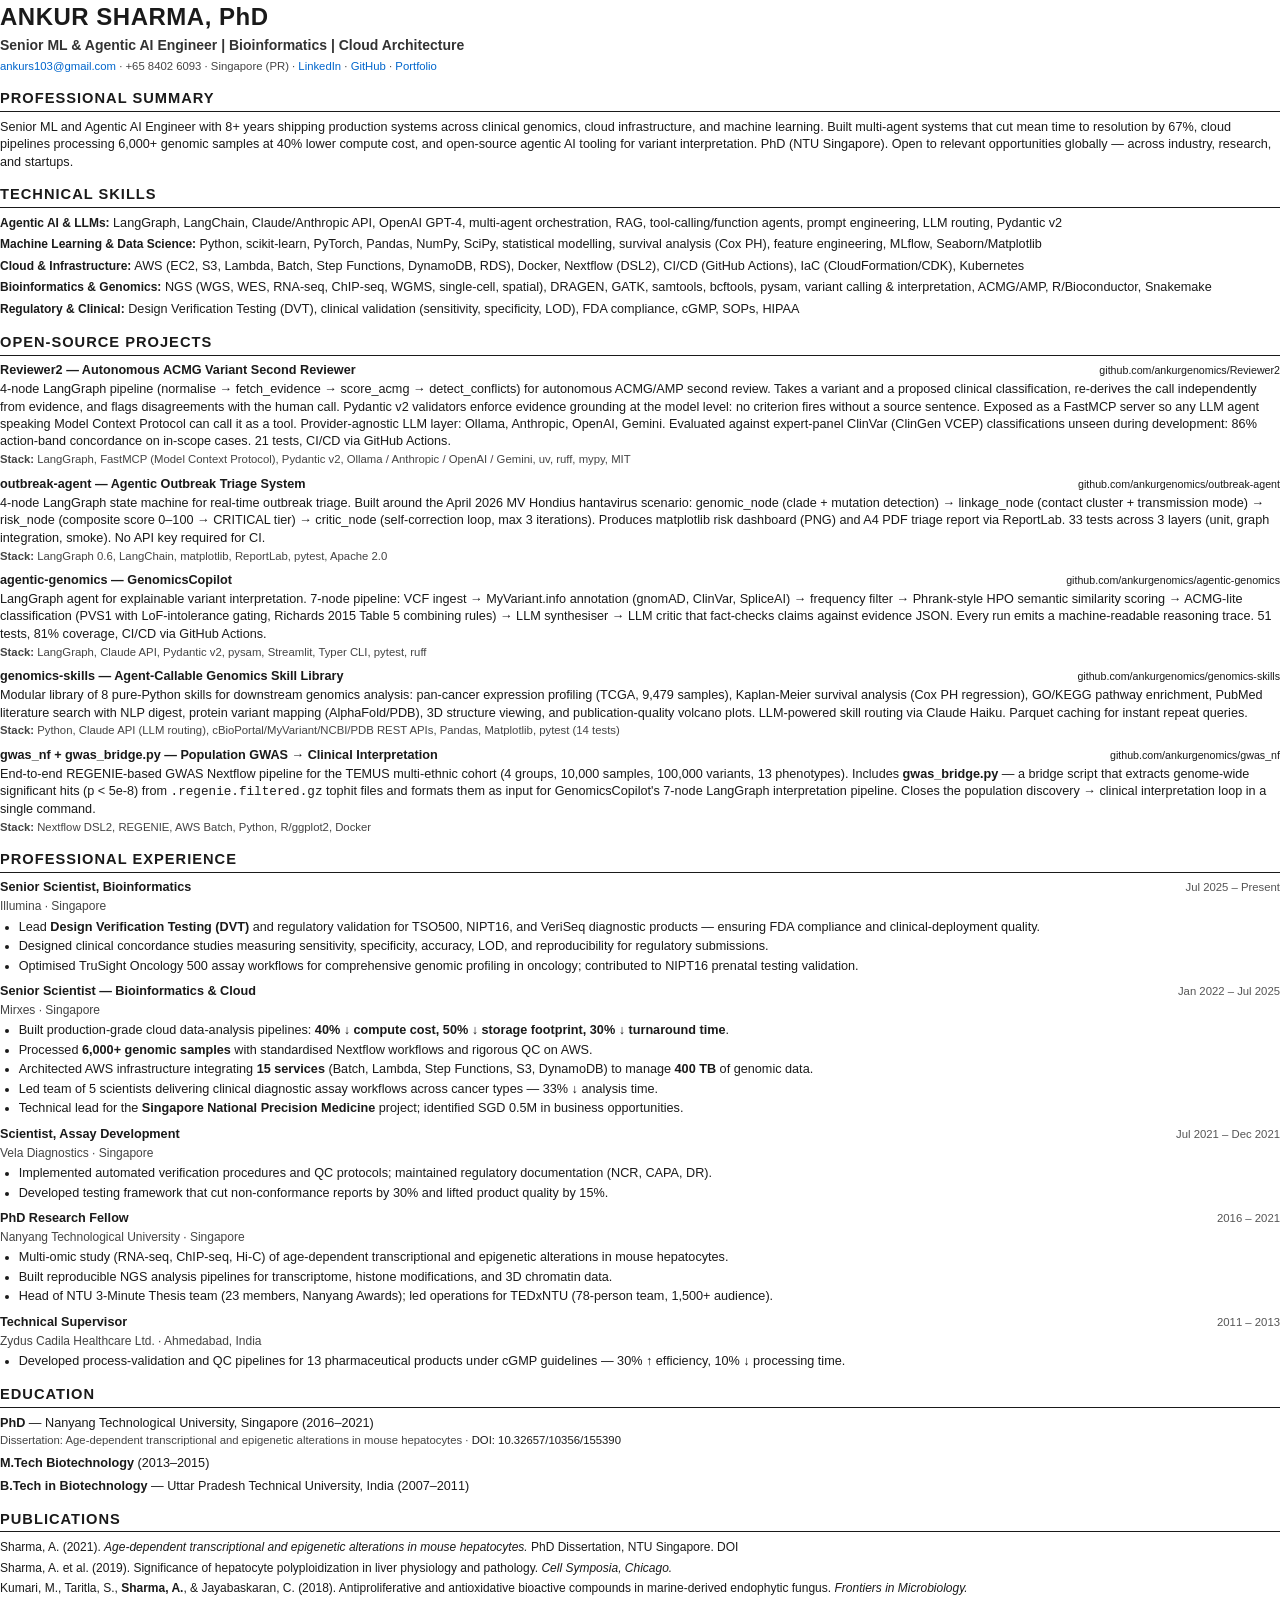
<file: docs/site/assets/resume.html>
<!DOCTYPE html>
<html lang="en">
<head>
<meta charset="UTF-8">
<title>Ankur Sharma — Resume</title>
<style>
@page { size: A4; margin: 14mm 16mm 14mm 16mm; }

* { margin: 0; padding: 0; box-sizing: border-box; }

body {
  font-family: "Helvetica Neue", Helvetica, Arial, sans-serif;
  font-size: 9.5pt;
  line-height: 1.38;
  color: #1a1a1a;
}

a { color: #1a1a1a; text-decoration: none; }

h1 {
  font-size: 18pt;
  font-weight: 700;
  letter-spacing: 0.5px;
  margin-bottom: 2pt;
}

.subtitle {
  font-size: 10.5pt;
  color: #333;
  font-weight: 600;
  margin-bottom: 3pt;
}

.contact-line {
  font-size: 8.5pt;
  color: #444;
  margin-bottom: 10pt;
}

.contact-line a { color: #0066cc; }

h2 {
  font-size: 11pt;
  font-weight: 700;
  text-transform: uppercase;
  letter-spacing: 1px;
  border-bottom: 1.5px solid #1a1a1a;
  padding-bottom: 2pt;
  margin-top: 10pt;
  margin-bottom: 5pt;
}

h3 {
  font-size: 9.5pt;
  font-weight: 700;
  margin-bottom: 1pt;
}

.role-line {
  display: flex;
  justify-content: space-between;
  align-items: baseline;
}

.role-line .dates {
  font-size: 8.5pt;
  color: #555;
  white-space: nowrap;
  flex-shrink: 0;
}

.org {
  font-size: 9pt;
  color: #444;
  margin-bottom: 3pt;
}

ul {
  margin-left: 14pt;
  margin-bottom: 6pt;
}

li { margin-bottom: 1.5pt; }

.skills-block { margin-bottom: 3pt; }
.skills-block strong { font-size: 9pt; }

.project-entry { margin-bottom: 6pt; }
.project-entry .proj-title { font-weight: 700; font-size: 9.5pt; }
.project-entry .proj-url { font-size: 8pt; color: #0066cc; }
.project-entry .proj-desc { margin-top: 1pt; }

.two-col {
  display: flex;
  gap: 24pt;
}

.two-col .col { flex: 1; }

.edu-entry { margin-bottom: 4pt; }
.edu-entry .degree { font-weight: 600; }
.edu-entry .school { font-size: 8.5pt; color: #444; }

.pub-entry { margin-bottom: 3pt; font-size: 9pt; }
</style>
</head>
<body>

<h1>ANKUR SHARMA, PhD</h1>
<div class="subtitle">Senior ML &amp; Agentic AI Engineer | Bioinformatics | Cloud Architecture</div>
<div class="contact-line">
  <a href="mailto:ankurs103@gmail.com">ankurs103@gmail.com</a> ·
  +65 8402 6093 ·
  Singapore (PR) ·
  <a href="https://linkedin.com/in/ankurit">LinkedIn</a> ·
  <a href="https://github.com/ankurgenomics">GitHub</a> ·
  <a href="https://ankurgenomics.github.io/agentic-genomics/">Portfolio</a>
</div>

<h2>Professional Summary</h2>
<p>
  Senior ML and Agentic AI Engineer with 8+ years shipping production systems across clinical genomics, cloud infrastructure, and machine learning. Built multi-agent systems that cut mean time to resolution by 67%, cloud pipelines processing 6,000+ genomic samples at 40% lower compute cost, and open-source agentic AI tooling for variant interpretation. PhD (NTU Singapore). Open to relevant opportunities globally — across industry, research, and startups.
</p>

<h2>Technical Skills</h2>
<div class="skills-block">
  <strong>Agentic AI &amp; LLMs:</strong> LangGraph, LangChain, Claude/Anthropic API, OpenAI GPT-4, multi-agent orchestration, RAG, tool-calling/function agents, prompt engineering, LLM routing, Pydantic v2
</div>
<div class="skills-block">
  <strong>Machine Learning &amp; Data Science:</strong> Python, scikit-learn, PyTorch, Pandas, NumPy, SciPy, statistical modelling, survival analysis (Cox PH), feature engineering, MLflow, Seaborn/Matplotlib
</div>
<div class="skills-block">
  <strong>Cloud &amp; Infrastructure:</strong> AWS (EC2, S3, Lambda, Batch, Step Functions, DynamoDB, RDS), Docker, Nextflow (DSL2), CI/CD (GitHub Actions), IaC (CloudFormation/CDK), Kubernetes
</div>
<div class="skills-block">
  <strong>Bioinformatics &amp; Genomics:</strong> NGS (WGS, WES, RNA-seq, ChIP-seq, WGMS, single-cell, spatial), DRAGEN, GATK, samtools, bcftools, pysam, variant calling &amp; interpretation, ACMG/AMP, R/Bioconductor, Snakemake
</div>
<div class="skills-block">
  <strong>Regulatory &amp; Clinical:</strong> Design Verification Testing (DVT), clinical validation (sensitivity, specificity, LOD), FDA compliance, cGMP, SOPs, HIPAA
</div>

<h2>Open-Source Projects</h2>

<div class="project-entry">
  <div class="role-line">
    <span class="proj-title">Reviewer2 — Autonomous ACMG Variant Second Reviewer</span>
    <span class="proj-url"><a href="https://github.com/ankurgenomics/Reviewer2">github.com/ankurgenomics/Reviewer2</a></span>
  </div>
  <div class="proj-desc">
    4-node LangGraph pipeline (normalise → fetch_evidence → score_acmg → detect_conflicts) for autonomous ACMG/AMP second review. Takes a variant and a proposed clinical classification, re-derives the call independently from evidence, and flags disagreements with the human call. Pydantic v2 validators enforce evidence grounding at the model level: no criterion fires without a source sentence. Exposed as a FastMCP server so any LLM agent speaking Model Context Protocol can call it as a tool. Provider-agnostic LLM layer: Ollama, Anthropic, OpenAI, Gemini. Evaluated against expert-panel ClinVar (ClinGen VCEP) classifications unseen during development: 86% action-band concordance on in-scope cases. 21 tests, CI/CD via GitHub Actions.
  </div>
  <div class="proj-desc" style="font-size: 8.5pt; color: #444; margin-top: 1pt;">
    <strong>Stack:</strong> LangGraph, FastMCP (Model Context Protocol), Pydantic v2, Ollama / Anthropic / OpenAI / Gemini, uv, ruff, mypy, MIT
  </div>
</div>

<div class="project-entry">
  <div class="role-line">
    <span class="proj-title">outbreak-agent — Agentic Outbreak Triage System</span>
    <span class="proj-url"><a href="https://github.com/ankurgenomics/outbreak-agent">github.com/ankurgenomics/outbreak-agent</a></span>
  </div>
  <div class="proj-desc">
    4-node LangGraph state machine for real-time outbreak triage. Built around the April 2026 MV Hondius hantavirus scenario: genomic_node (clade + mutation detection) → linkage_node (contact cluster + transmission mode) → risk_node (composite score 0–100 → CRITICAL tier) → critic_node (self-correction loop, max 3 iterations). Produces matplotlib risk dashboard (PNG) and A4 PDF triage report via ReportLab. 33 tests across 3 layers (unit, graph integration, smoke). No API key required for CI.
  </div>
  <div class="proj-desc" style="font-size: 8.5pt; color: #444; margin-top: 1pt;">
    <strong>Stack:</strong> LangGraph 0.6, LangChain, matplotlib, ReportLab, pytest, Apache 2.0
  </div>
</div>

<div class="project-entry">
  <div class="role-line">
    <span class="proj-title">agentic-genomics — GenomicsCopilot</span>
    <span class="proj-url"><a href="https://github.com/ankurgenomics/agentic-genomics">github.com/ankurgenomics/agentic-genomics</a></span>
  </div>
  <div class="proj-desc">
    LangGraph agent for explainable variant interpretation. 7-node pipeline: VCF ingest → MyVariant.info annotation (gnomAD, ClinVar, SpliceAI) → frequency filter → Phrank-style HPO semantic similarity scoring → ACMG-lite classification (PVS1 with LoF-intolerance gating, Richards 2015 Table 5 combining rules) → LLM synthesiser → LLM critic that fact-checks claims against evidence JSON. Every run emits a machine-readable reasoning trace. 51 tests, 81% coverage, CI/CD via GitHub Actions.
  </div>
  <div class="proj-desc" style="font-size: 8.5pt; color: #444; margin-top: 1pt;">
    <strong>Stack:</strong> LangGraph, Claude API, Pydantic v2, pysam, Streamlit, Typer CLI, pytest, ruff
  </div>
</div>

<div class="project-entry">
  <div class="role-line">
    <span class="proj-title">genomics-skills — Agent-Callable Genomics Skill Library</span>
    <span class="proj-url"><a href="https://github.com/ankurgenomics/genomics-skills">github.com/ankurgenomics/genomics-skills</a></span>
  </div>
  <div class="proj-desc">
    Modular library of 8 pure-Python skills for downstream genomics analysis: pan-cancer expression profiling (TCGA, 9,479 samples), Kaplan-Meier survival analysis (Cox PH regression), GO/KEGG pathway enrichment, PubMed literature search with NLP digest, protein variant mapping (AlphaFold/PDB), 3D structure viewing, and publication-quality volcano plots. LLM-powered skill routing via Claude Haiku. Parquet caching for instant repeat queries.
  </div>
  <div class="proj-desc" style="font-size: 8.5pt; color: #444; margin-top: 1pt;">
    <strong>Stack:</strong> Python, Claude API (LLM routing), cBioPortal/MyVariant/NCBI/PDB REST APIs, Pandas, Matplotlib, pytest (14 tests)
  </div>
</div>


<div class="project-entry">
  <div class="role-line">
    <span class="proj-title">gwas_nf + gwas_bridge.py — Population GWAS → Clinical Interpretation</span>
    <span class="proj-url"><a href="https://github.com/ankurgenomics/gwas_nf">github.com/ankurgenomics/gwas_nf</a></span>
  </div>
  <div class="proj-desc">
    End-to-end REGENIE-based GWAS Nextflow pipeline for the TEMUS multi-ethnic cohort (4 groups, 10,000 samples, 100,000 variants, 13 phenotypes). Includes <strong>gwas_bridge.py</strong> — a bridge script that extracts genome-wide significant hits (p&nbsp;&lt;&nbsp;5e&#8209;8) from <code>.regenie.filtered.gz</code> tophit files and formats them as input for GenomicsCopilot's 7-node LangGraph interpretation pipeline. Closes the population discovery → clinical interpretation loop in a single command.
  </div>
  <div class="proj-desc" style="font-size: 8.5pt; color: #444; margin-top: 1pt;">
    <strong>Stack:</strong> Nextflow DSL2, REGENIE, AWS Batch, Python, R/ggplot2, Docker
  </div>
</div>

<h2>Professional Experience</h2>

<div class="role-line">
  <h3>Senior Scientist, Bioinformatics</h3>
  <span class="dates">Jul 2025 – Present</span>
</div>
<div class="org">Illumina · Singapore</div>
<ul>
  <li>Lead <strong>Design Verification Testing (DVT)</strong> and regulatory validation for TSO500, NIPT16, and VeriSeq diagnostic products — ensuring FDA compliance and clinical-deployment quality.</li>
  <li>Designed clinical concordance studies measuring sensitivity, specificity, accuracy, LOD, and reproducibility for regulatory submissions.</li>
  <li>Optimised TruSight Oncology 500 assay workflows for comprehensive genomic profiling in oncology; contributed to NIPT16 prenatal testing validation.</li>
</ul>

<div class="role-line">
  <h3>Senior Scientist — Bioinformatics &amp; Cloud</h3>
  <span class="dates">Jan 2022 – Jul 2025</span>
</div>
<div class="org">Mirxes · Singapore</div>
<ul>
  <li>Built production-grade cloud data-analysis pipelines: <strong>40% ↓ compute cost, 50% ↓ storage footprint, 30% ↓ turnaround time</strong>.</li>
  <li>Processed <strong>6,000+ genomic samples</strong> with standardised Nextflow workflows and rigorous QC on AWS.</li>
  <li>Architected AWS infrastructure integrating <strong>15 services</strong> (Batch, Lambda, Step Functions, S3, DynamoDB) to manage <strong>400 TB</strong> of genomic data.</li>
  <li>Led team of 5 scientists delivering clinical diagnostic assay workflows across cancer types — 33% ↓ analysis time.</li>
  <li>Technical lead for the <strong>Singapore National Precision Medicine</strong> project; identified SGD 0.5M in business opportunities.</li>
</ul>

<div class="role-line">
  <h3>Scientist, Assay Development</h3>
  <span class="dates">Jul 2021 – Dec 2021</span>
</div>
<div class="org">Vela Diagnostics · Singapore</div>
<ul>
  <li>Implemented automated verification procedures and QC protocols; maintained regulatory documentation (NCR, CAPA, DR).</li>
  <li>Developed testing framework that cut non-conformance reports by 30% and lifted product quality by 15%.</li>
</ul>

<div class="role-line">
  <h3>PhD Research Fellow</h3>
  <span class="dates">2016 – 2021</span>
</div>
<div class="org">Nanyang Technological University · Singapore</div>
<ul>
  <li>Multi-omic study (RNA-seq, ChIP-seq, Hi-C) of age-dependent transcriptional and epigenetic alterations in mouse hepatocytes.</li>
  <li>Built reproducible NGS analysis pipelines for transcriptome, histone modifications, and 3D chromatin data.</li>
  <li>Head of NTU 3-Minute Thesis team (23 members, Nanyang Awards); led operations for TEDxNTU (78-person team, 1,500+ audience).</li>
</ul>

<div class="role-line">
  <h3>Technical Supervisor</h3>
  <span class="dates">2011 – 2013</span>
</div>
<div class="org">Zydus Cadila Healthcare Ltd. · Ahmedabad, India</div>
<ul>
  <li>Developed process-validation and QC pipelines for 13 pharmaceutical products under cGMP guidelines — 30% ↑ efficiency, 10% ↓ processing time.</li>
</ul>

<h2>Education</h2>

<div class="edu-entry">
  <span class="degree">PhD</span> — Nanyang Technological University, Singapore (2016–2021)<br>
  <span class="school">Dissertation: Age-dependent transcriptional and epigenetic alterations in mouse hepatocytes · <a href="https://doi.org/10.32657/10356/155390">DOI: 10.32657/10356/155390</a></span>
</div>
<div class="edu-entry">
  <span class="degree">M.Tech Biotechnology</span> (2013–2015)
</div>
<div class="edu-entry">
  <span class="degree">B.Tech in Biotechnology</span> — Uttar Pradesh Technical University, India (2007–2011)
</div>

<h2>Publications</h2>

<div class="pub-entry">
  Sharma, A. (2021). <em>Age-dependent transcriptional and epigenetic alterations in mouse hepatocytes.</em> PhD Dissertation, NTU Singapore. <a href="https://doi.org/10.32657/10356/155390">DOI</a>
</div>
<div class="pub-entry">
  Sharma, A. et al. (2019). Significance of hepatocyte polyploidization in liver physiology and pathology. <em>Cell Symposia, Chicago.</em>
</div>
<div class="pub-entry">
  Kumari, M., Taritla, S., <strong>Sharma, A.</strong>, &amp; Jayabaskaran, C. (2018). Antiproliferative and antioxidative bioactive compounds in marine-derived endophytic fungus. <em>Frontiers in Microbiology.</em>
</div>

</body>
</html>
</file>
<file: docs/site/styles.css>
:root {
    --bg:            #0B1020;
    --bg-alt:        #0F162B;
    --surface:       rgba(255, 255, 255, 0.03);
    --surface-hover: rgba(255, 255, 255, 0.06);
    --border:        rgba(255, 255, 255, 0.08);
    --border-strong: rgba(255, 255, 255, 0.16);
    --text:          #E6EAF2;
    --text-muted:    #8A93A6;
    --text-dim:      #5C6578;
    --accent:        #7CF5D1;
    --accent-2:      #5EB2FF;
    --accent-violet: #A78BFA;
    --danger:        #FF7A90;
    --glow:          rgba(124, 245, 209, 0.18);
    --serif:  'DM Serif Display', Georgia, serif;
    --sans:   'Inter', -apple-system, BlinkMacSystemFont, 'Segoe UI', sans-serif;
    --mono:   'IBM Plex Mono', ui-monospace, SFMono-Regular, Menlo, monospace;
    --radius:     12px;
    --radius-lg:  18px;
    --ease:       cubic-bezier(0.2, 0.8, 0.2, 1);
}

* { margin: 0; padding: 0; box-sizing: border-box; }

html { scroll-behavior: smooth; }

body {
    font-family: var(--sans);
    background: var(--bg);
    color: var(--text);
    line-height: 1.65;
    font-weight: 400;
    -webkit-font-smoothing: antialiased;
    -moz-osx-font-smoothing: grayscale;
    overflow-x: hidden;
}

body::before {
    content: '';
    position: fixed;
    inset: 0;
    background:
      radial-gradient(900px circle at 10% 10%, rgba(94, 178, 255, 0.06), transparent 40%),
      radial-gradient(700px circle at 90% 20%, rgba(124, 245, 209, 0.05), transparent 45%),
      radial-gradient(800px circle at 50% 100%, rgba(167, 139, 250, 0.04), transparent 50%);
    z-index: -2;
    pointer-events: none;
}

body::after {
    content: '';
    position: fixed;
    inset: 0;
    background-image:
      linear-gradient(rgba(255,255,255,0.02) 1px, transparent 1px),
      linear-gradient(90deg, rgba(255,255,255,0.02) 1px, transparent 1px);
    background-size: 48px 48px;
    mask-image: radial-gradient(ellipse at center, black 30%, transparent 75%);
    -webkit-mask-image: radial-gradient(ellipse at center, black 30%, transparent 75%);
    z-index: -1;
    pointer-events: none;
}

a { color: inherit; text-decoration: none; }
::selection { background: var(--accent); color: var(--bg); }

.container { max-width: 1160px; margin: 0 auto; padding: 0 1.5rem; }

.header {
    position: sticky;
    top: 0;
    z-index: 50;
    padding: 1.1rem 0;
    background: rgba(11, 16, 32, 0.72);
    backdrop-filter: saturate(160%) blur(14px);
    -webkit-backdrop-filter: saturate(160%) blur(14px);
    border-bottom: 1px solid var(--border);
}
.header-content { display: flex; align-items: center; justify-content: space-between; gap: 1.5rem; }
.logo {
    font-family: var(--mono);
    font-size: 0.85rem;
    font-weight: 600;
    letter-spacing: 1.5px;
    color: var(--text);
    text-transform: uppercase;
}
.logo .dot { color: var(--accent); }
nav ul { display: flex; gap: 2rem; list-style: none; }
nav a {
    font-size: 0.9rem;
    color: var(--text-muted);
    font-weight: 500;
    transition: color 0.2s var(--ease);
    position: relative;
}
nav a:hover { color: var(--text); }
nav a.cta {
    padding: 0.5rem 1rem;
    border: 1px solid var(--border-strong);
    border-radius: 999px;
    color: var(--text);
    transition: all 0.2s var(--ease);
}
nav a.cta:hover { background: var(--accent); color: var(--bg); border-color: var(--accent); }
@media (max-width: 720px) {
    nav ul li:not(.nav-cta) { display: none; }
}

.hero { padding: 6rem 0 4rem; }
.eyebrow {
    display: inline-flex;
    align-items: center;
    gap: 0.6rem;
    font-family: var(--mono);
    font-size: 0.78rem;
    color: var(--accent);
    letter-spacing: 2px;
    text-transform: uppercase;
    padding: 0.45rem 0.9rem;
    border: 1px solid rgba(124, 245, 209, 0.25);
    border-radius: 999px;
    background: rgba(124, 245, 209, 0.05);
    margin-bottom: 1.5rem;
}
.eyebrow .pulse {
    width: 7px; height: 7px; border-radius: 50%;
    background: var(--accent);
    box-shadow: 0 0 0 0 var(--glow);
    animation: pulseDot 2.2s var(--ease) infinite;
}
@keyframes pulseDot {
    0%   { box-shadow: 0 0 0 0 rgba(124, 245, 209, 0.6); }
    70%  { box-shadow: 0 0 0 10px rgba(124, 245, 209, 0); }
    100% { box-shadow: 0 0 0 0 rgba(124, 245, 209, 0); }
}
h1.hero-title {
    font-family: var(--serif);
    font-weight: 500;
    font-size: clamp(2.8rem, 7vw, 5rem);
    line-height: 1.02;
    letter-spacing: -0.02em;
    margin-bottom: 1.4rem;
    max-width: 18ch;
}
h1.hero-title .grad {
    background: linear-gradient(120deg, var(--text) 0%, var(--accent) 55%, var(--accent-2) 100%);
    -webkit-background-clip: text;
    background-clip: text;
    -webkit-text-fill-color: transparent;
}
.hero-desc {
    font-size: 1.12rem;
    color: var(--text-muted);
    max-width: 62ch;
    margin-bottom: 2rem;
}
.hero-desc strong { color: var(--text); font-weight: 600; }
.cta-row { display: flex; flex-wrap: wrap; gap: 0.9rem; margin-bottom: 2.5rem; }
.btn {
    display: inline-flex;
    align-items: center;
    gap: 0.5rem;
    padding: 0.85rem 1.4rem;
    border-radius: 10px;
    font-family: var(--sans);
    font-size: 0.95rem;
    font-weight: 600;
    cursor: pointer;
    transition: all 0.2s var(--ease);
    border: 1px solid transparent;
}
.btn-primary { background: var(--accent); color: var(--bg); }
.btn-primary:hover { transform: translateY(-1px); box-shadow: 0 10px 30px var(--glow); }
.btn-ghost { background: transparent; color: var(--text); border-color: var(--border-strong); }
.btn-ghost:hover { background: var(--surface-hover); border-color: var(--text-muted); }
.btn .arrow { transition: transform 0.2s var(--ease); }
.btn:hover .arrow { transform: translateX(3px); }

.availability {
    font-size: 0.9rem;
    color: var(--text-muted);
    display: inline-flex;
    align-items: center;
    gap: 0.5rem;
}
.availability::before {
    content: '';
    width: 8px; height: 8px; border-radius: 50%;
    background: var(--accent);
    box-shadow: 0 0 12px var(--glow);
}

.proof-bar {
    display: grid;
    grid-template-columns: repeat(4, 1fr);
    gap: 1.5rem;
    padding: 1.5rem;
    margin-top: 1.5rem;
    background: var(--surface);
    border: 1px solid var(--border);
    border-radius: var(--radius-lg);
}
.proof-stat .num {
    font-family: var(--serif);
    font-size: 2rem;
    font-weight: 400;
    color: var(--accent);
    line-height: 1;
}
.proof-stat .label {
    font-size: 0.82rem;
    color: var(--text-muted);
    margin-top: 0.4rem;
    line-height: 1.3;
}
@media (max-width: 720px) {
    .proof-bar { grid-template-columns: repeat(2, 1fr); }
}

.section { padding: 5rem 0; border-top: 1px solid var(--border); }
.section-head { margin-bottom: 3rem; max-width: 68ch; }
.section-kicker {
    font-family: var(--mono);
    font-size: 0.78rem;
    color: var(--accent);
    letter-spacing: 2px;
    text-transform: uppercase;
    margin-bottom: 0.8rem;
}
.section-title {
    font-family: var(--serif);
    font-weight: 400;
    font-size: clamp(1.8rem, 4vw, 2.6rem);
    line-height: 1.15;
    letter-spacing: -0.01em;
    margin-bottom: 0.8rem;
    color: var(--text);
}
.section-sub { color: var(--text-muted); font-size: 1.02rem; }

.projects-grid {
    display: grid;
    grid-template-columns: repeat(auto-fit, minmax(320px, 1fr));
    gap: 1.5rem;
}
.project {
    position: relative;
    padding: 1.75rem;
    background: var(--surface);
    border: 1px solid var(--border);
    border-radius: var(--radius-lg);
    transition: all 0.3s var(--ease);
    display: flex;
    flex-direction: column;
}
.project::before {
    content: '';
    position: absolute;
    inset: 0;
    border-radius: inherit;
    padding: 1px;
    background: linear-gradient(135deg, var(--accent), var(--accent-2), var(--accent-violet));
    -webkit-mask: linear-gradient(#fff 0 0) content-box, linear-gradient(#fff 0 0);
    mask: linear-gradient(#fff 0 0) content-box, linear-gradient(#fff 0 0);
    -webkit-mask-composite: xor;
    mask-composite: exclude;
    opacity: 0;
    transition: opacity 0.3s var(--ease);
    pointer-events: none;
}
.project:hover { transform: translateY(-3px); background: var(--surface-hover); }
.project:hover::before { opacity: 1; }
.project.featured { grid-column: 1 / -1; }
@media (min-width: 860px) {
    .project.featured {
        grid-column: 1 / -1;
        display: grid;
        grid-template-columns: 1.1fr 1fr;
        gap: 2rem;
        align-items: start;
    }
}
.badges { display: flex; flex-wrap: wrap; gap: 0.5rem; margin-bottom: 1rem; }
.badge {
    font-family: var(--mono);
    font-size: 0.7rem;
    letter-spacing: 1px;
    padding: 0.3rem 0.7rem;
    border-radius: 999px;
    text-transform: uppercase;
    font-weight: 500;
}
.badge-featured { background: rgba(124, 245, 209, 0.12); color: var(--accent); border: 1px solid rgba(124, 245, 209, 0.3); }
.badge-oss      { background: rgba(94, 178, 255, 0.12);  color: var(--accent-2); border: 1px solid rgba(94, 178, 255, 0.3); }
.badge-prod     { background: rgba(167, 139, 250, 0.12); color: var(--accent-violet); border: 1px solid rgba(167, 139, 250, 0.3); }
.badge-research { background: rgba(255, 122, 144, 0.10); color: var(--danger); border: 1px solid rgba(255, 122, 144, 0.25); }

.project h3 { font-size: 1.35rem; font-weight: 600; color: var(--text); margin-bottom: 0.6rem; letter-spacing: -0.01em; }
.project-hook { font-size: 1rem; color: var(--text); margin-bottom: 0.8rem; font-weight: 500; }
.project-desc { color: var(--text-muted); font-size: 0.95rem; margin-bottom: 1.2rem; flex: 1; }

.metric-row { display: flex; gap: 1.5rem; margin: 0.8rem 0 1.2rem; flex-wrap: wrap; }
.metric .val {
    font-family: var(--serif);
    font-size: 1.6rem;
    color: var(--accent);
    line-height: 1;
}
.metric .lbl {
    font-size: 0.78rem;
    color: var(--text-muted);
    margin-top: 0.3rem;
    max-width: 18ch;
    line-height: 1.3;
}

.tech { display: flex; flex-wrap: wrap; gap: 0.4rem; margin-top: auto; padding-top: 1rem; border-top: 1px solid var(--border); }
.tech .tag {
    font-family: var(--mono);
    font-size: 0.72rem;
    padding: 0.25rem 0.6rem;
    background: rgba(94, 178, 255, 0.08);
    border: 1px solid rgba(94, 178, 255, 0.2);
    color: var(--accent-2);
    border-radius: 6px;
}

.project-links { display: flex; flex-wrap: wrap; gap: 0.75rem; margin-top: 1rem; }
.project-link {
    font-family: var(--mono);
    font-size: 0.78rem;
    color: var(--text);
    padding: 0.4rem 0.8rem;
    border: 1px solid var(--border-strong);
    border-radius: 6px;
    transition: all 0.2s var(--ease);
    display: inline-flex;
    align-items: center;
    gap: 0.35rem;
}
.project-link:hover { background: var(--accent); color: var(--bg); border-color: var(--accent); }
.project-link.disabled { color: var(--text-dim); pointer-events: none; border-style: dashed; }

.ascii-diagram {
    font-family: var(--mono);
    font-size: 0.72rem;
    line-height: 1.35;
    color: var(--text-muted);
    background: rgba(0,0,0,0.25);
    border: 1px solid var(--border);
    border-radius: 10px;
    padding: 1rem;
    overflow-x: auto;
    white-space: pre;
}
.ascii-diagram .hl { color: var(--accent); }
.ascii-diagram .hl2 { color: var(--accent-2); }

.timeline { position: relative; padding-left: 2rem; max-width: 820px; }
.timeline::before {
    content: '';
    position: absolute;
    left: 7px;
    top: 4px;
    bottom: 4px;
    width: 1px;
    background: linear-gradient(to bottom, var(--accent), var(--accent-violet), transparent);
}
.tl-item { position: relative; padding-bottom: 2.5rem; }
.tl-item::before {
    content: '';
    position: absolute;
    left: -2rem;
    top: 0.45rem;
    width: 14px; height: 14px;
    border-radius: 50%;
    background: var(--bg);
    border: 2px solid var(--accent);
    box-shadow: 0 0 0 4px rgba(124, 245, 209, 0.1);
}
.tl-date {
    font-family: var(--mono);
    font-size: 0.78rem;
    color: var(--accent);
    letter-spacing: 1px;
    margin-bottom: 0.3rem;
    text-transform: uppercase;
}
.tl-role { font-size: 1.15rem; font-weight: 600; color: var(--text); margin-bottom: 0.2rem; }
.tl-org { font-size: 0.95rem; color: var(--accent-2); margin-bottom: 0.7rem; }
.tl-body { color: var(--text-muted); font-size: 0.95rem; }
.tl-body ul { list-style: none; margin-top: 0.5rem; }
.tl-body li { position: relative; padding-left: 1.2rem; margin-bottom: 0.3rem; }
.tl-body li::before {
    content: '→';
    position: absolute; left: 0;
    color: var(--accent);
    font-family: var(--mono);
}

.skills-grid {
    display: grid;
    grid-template-columns: repeat(auto-fit, minmax(260px, 1fr));
    gap: 1.25rem;
}
.skill-card {
    padding: 1.5rem;
    background: var(--surface);
    border: 1px solid var(--border);
    border-radius: var(--radius);
    transition: all 0.25s var(--ease);
}
.skill-card:hover { background: var(--surface-hover); border-color: var(--border-strong); }
.skill-card h4 {
    font-size: 0.92rem;
    color: var(--text);
    margin-bottom: 1rem;
    font-weight: 600;
    letter-spacing: 0.02em;
    display: flex;
    align-items: center;
    gap: 0.5rem;
}
.skill-card h4 .kbd {
    font-family: var(--mono);
    font-size: 0.7rem;
    color: var(--accent);
    padding: 0.15rem 0.45rem;
    border: 1px solid rgba(124, 245, 209, 0.3);
    border-radius: 4px;
}
.skill-row { display: flex; justify-content: space-between; align-items: center; padding: 0.45rem 0; font-size: 0.88rem; border-bottom: 1px dashed var(--border); }
.skill-row:last-child { border-bottom: none; }
.skill-row .name { color: var(--text); }
.skill-row .lvl { font-family: var(--mono); font-size: 0.72rem; color: var(--text-muted); }
.skill-row .lvl.core { color: var(--accent); }

.pub-list { display: grid; gap: 1rem; }
.pub {
    padding: 1.25rem 1.5rem;
    background: var(--surface);
    border: 1px solid var(--border);
    border-radius: var(--radius);
    transition: all 0.2s var(--ease);
}
.pub:hover { background: var(--surface-hover); border-color: var(--border-strong); }
.pub-type {
    font-family: var(--mono);
    font-size: 0.72rem;
    color: var(--accent);
    letter-spacing: 1px;
    text-transform: uppercase;
    margin-bottom: 0.4rem;
}
.pub-title { font-size: 1.05rem; color: var(--text); font-weight: 600; margin-bottom: 0.3rem; line-height: 1.35; }
.pub-meta { font-size: 0.85rem; color: var(--text-muted); }
.pub-meta a { color: var(--accent-2); }
.pub-meta a:hover { color: var(--accent); }

.contact-card {
    padding: 2.5rem;
    background: linear-gradient(135deg, rgba(124, 245, 209, 0.05), rgba(94, 178, 255, 0.05), rgba(167, 139, 250, 0.04));
    border: 1px solid var(--border-strong);
    border-radius: var(--radius-lg);
    text-align: center;
}
.contact-links {
    display: flex;
    justify-content: center;
    flex-wrap: wrap;
    gap: 1.5rem;
    margin-top: 2rem;
}
.contact-item {
    display: inline-flex;
    align-items: center;
    gap: 0.6rem;
    padding: 0.75rem 1.2rem;
    border: 1px solid var(--border-strong);
    border-radius: 10px;
    font-size: 0.95rem;
    font-family: var(--mono);
    transition: all 0.2s var(--ease);
}
.contact-item:hover { border-color: var(--accent); color: var(--accent); transform: translateY(-2px); }
.contact-item svg { width: 16px; height: 16px; }

footer {
    padding: 2.5rem 0;
    border-top: 1px solid var(--border);
    text-align: center;
    font-family: var(--mono);
    font-size: 0.8rem;
    color: var(--text-dim);
}
footer a { color: var(--text-muted); }
footer a:hover { color: var(--accent); }

.reveal { opacity: 0; transform: translateY(20px); transition: opacity 0.7s var(--ease), transform 0.7s var(--ease); }
.reveal.visible { opacity: 1; transform: translateY(0); }

@media (max-width: 640px) {
    .hero { padding: 4rem 0 3rem; }
    .section { padding: 3.5rem 0; }
    .contact-card { padding: 1.5rem; }
}

.sr-only {
    position: absolute;
    width: 1px;
    height: 1px;
    padding: 0;
    margin: -1px;
    overflow: hidden;
    clip: rect(0, 0, 0, 0);
    white-space: nowrap;
    border: 0;
}
</file>
